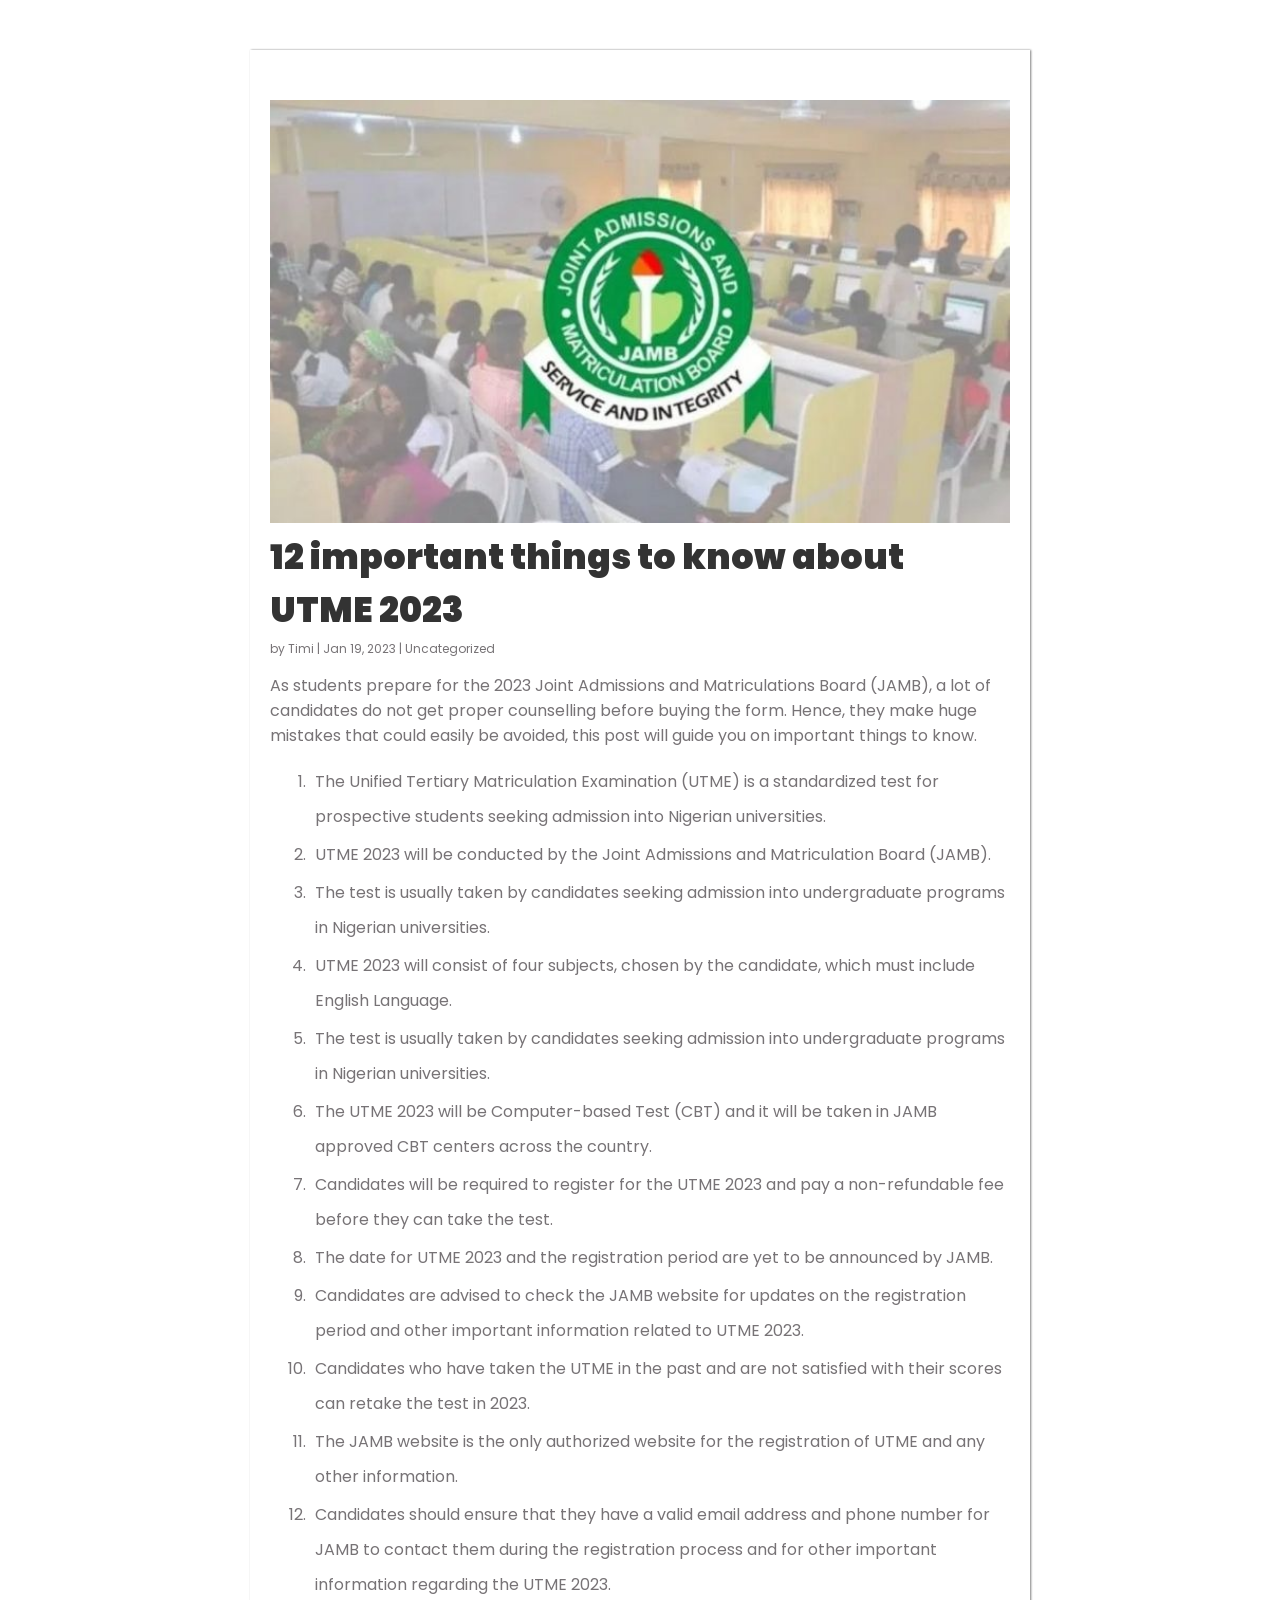
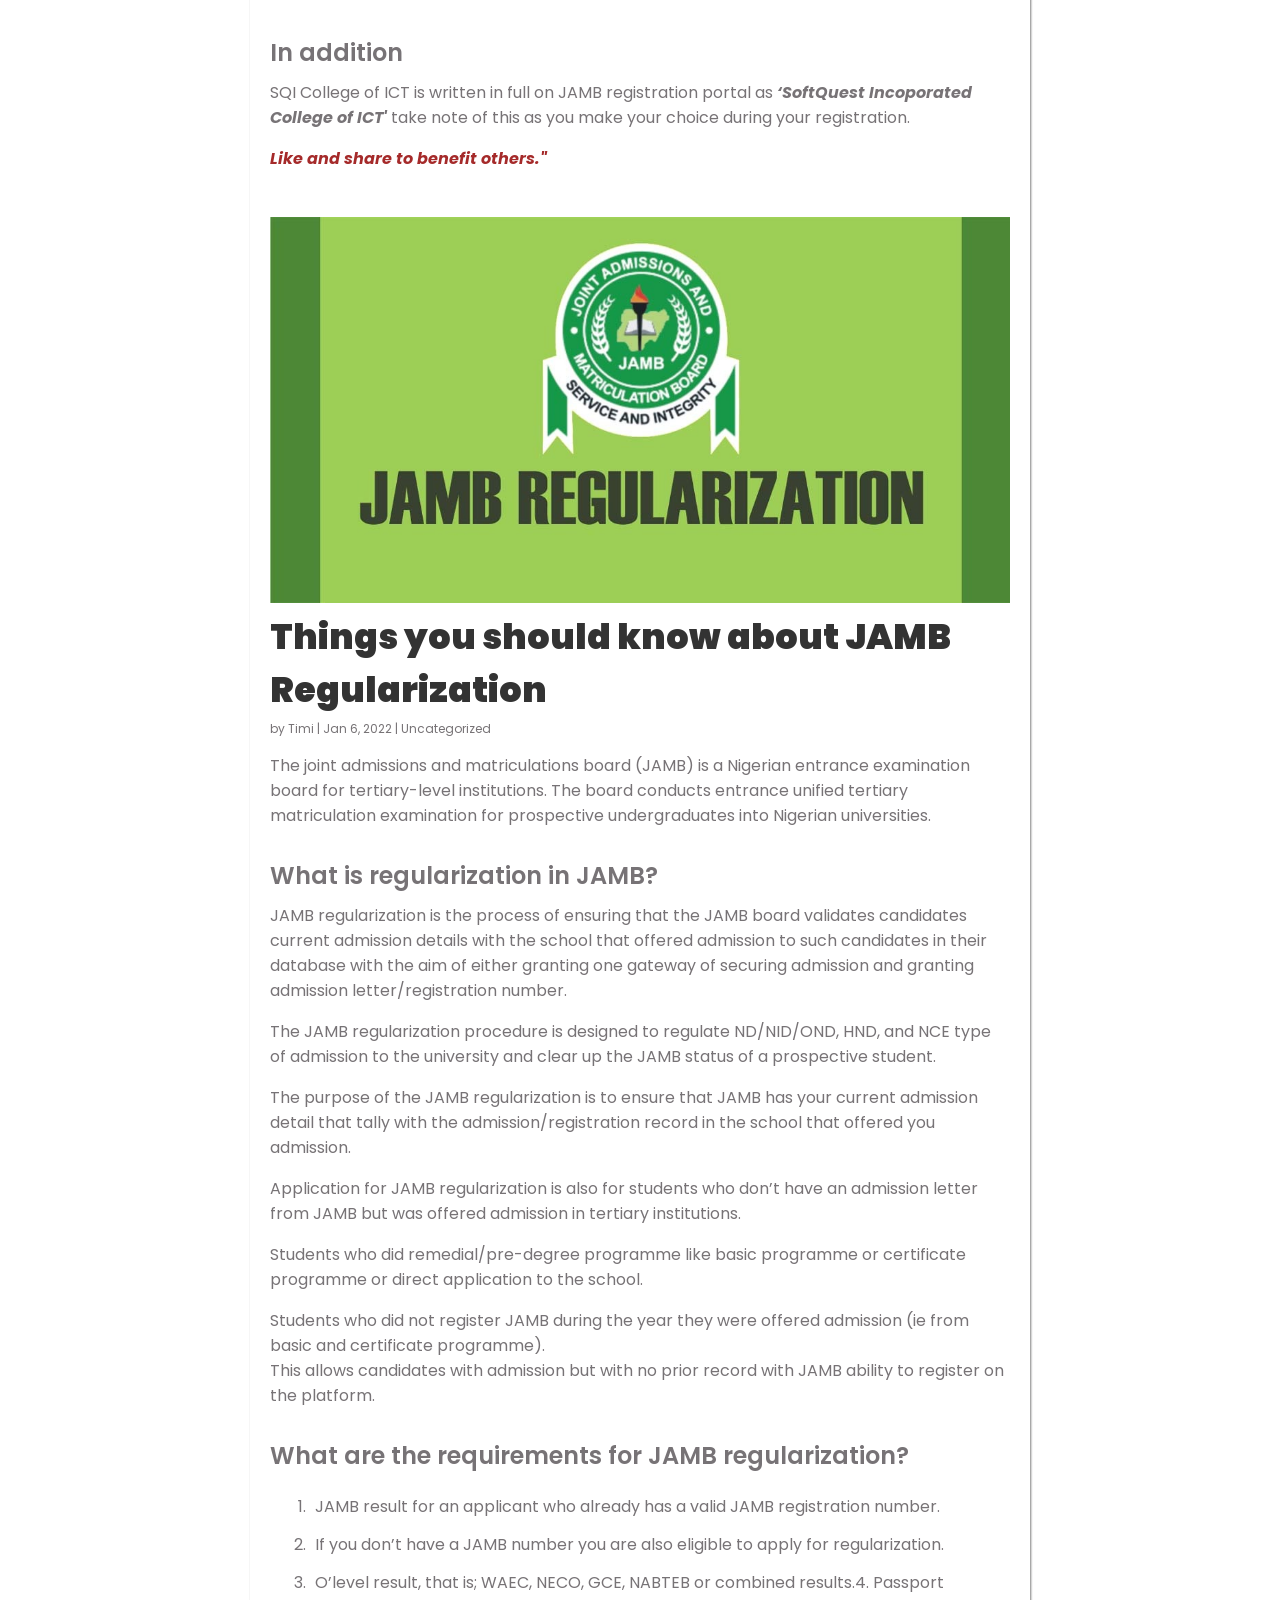
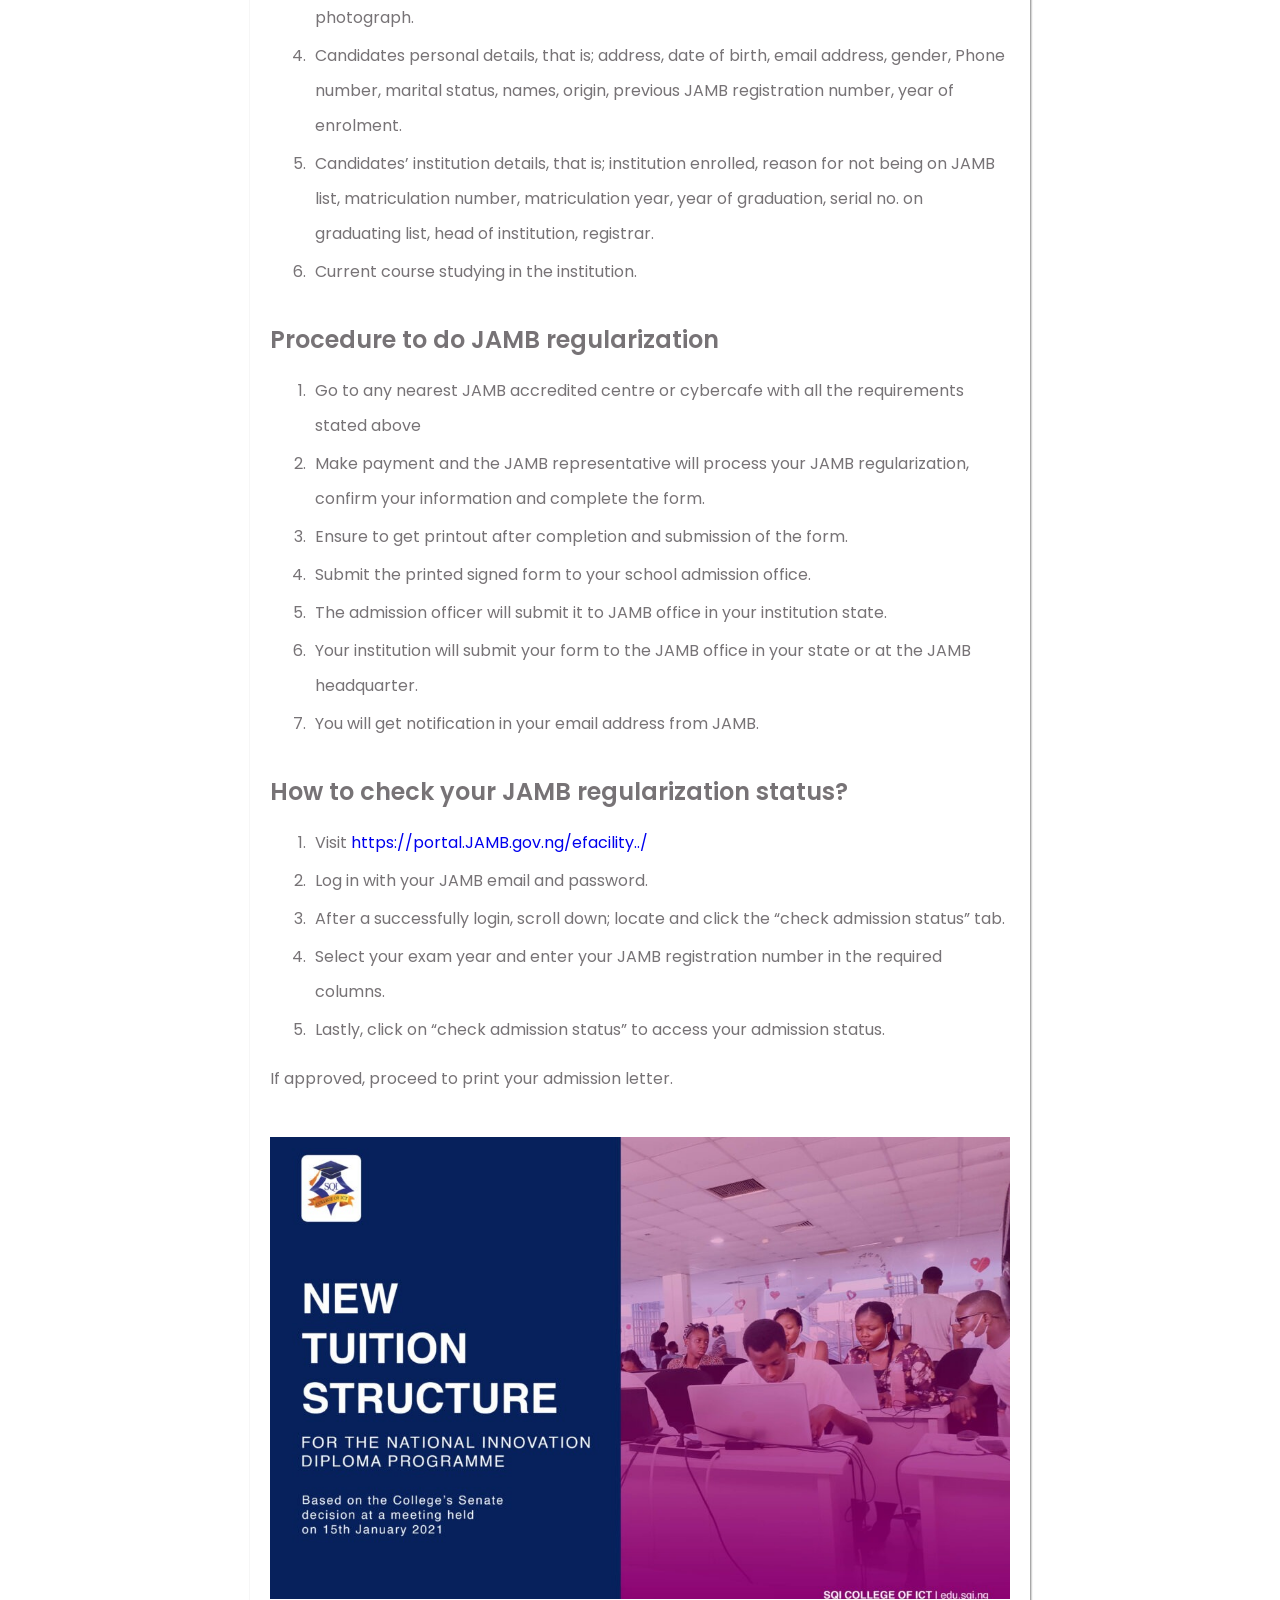
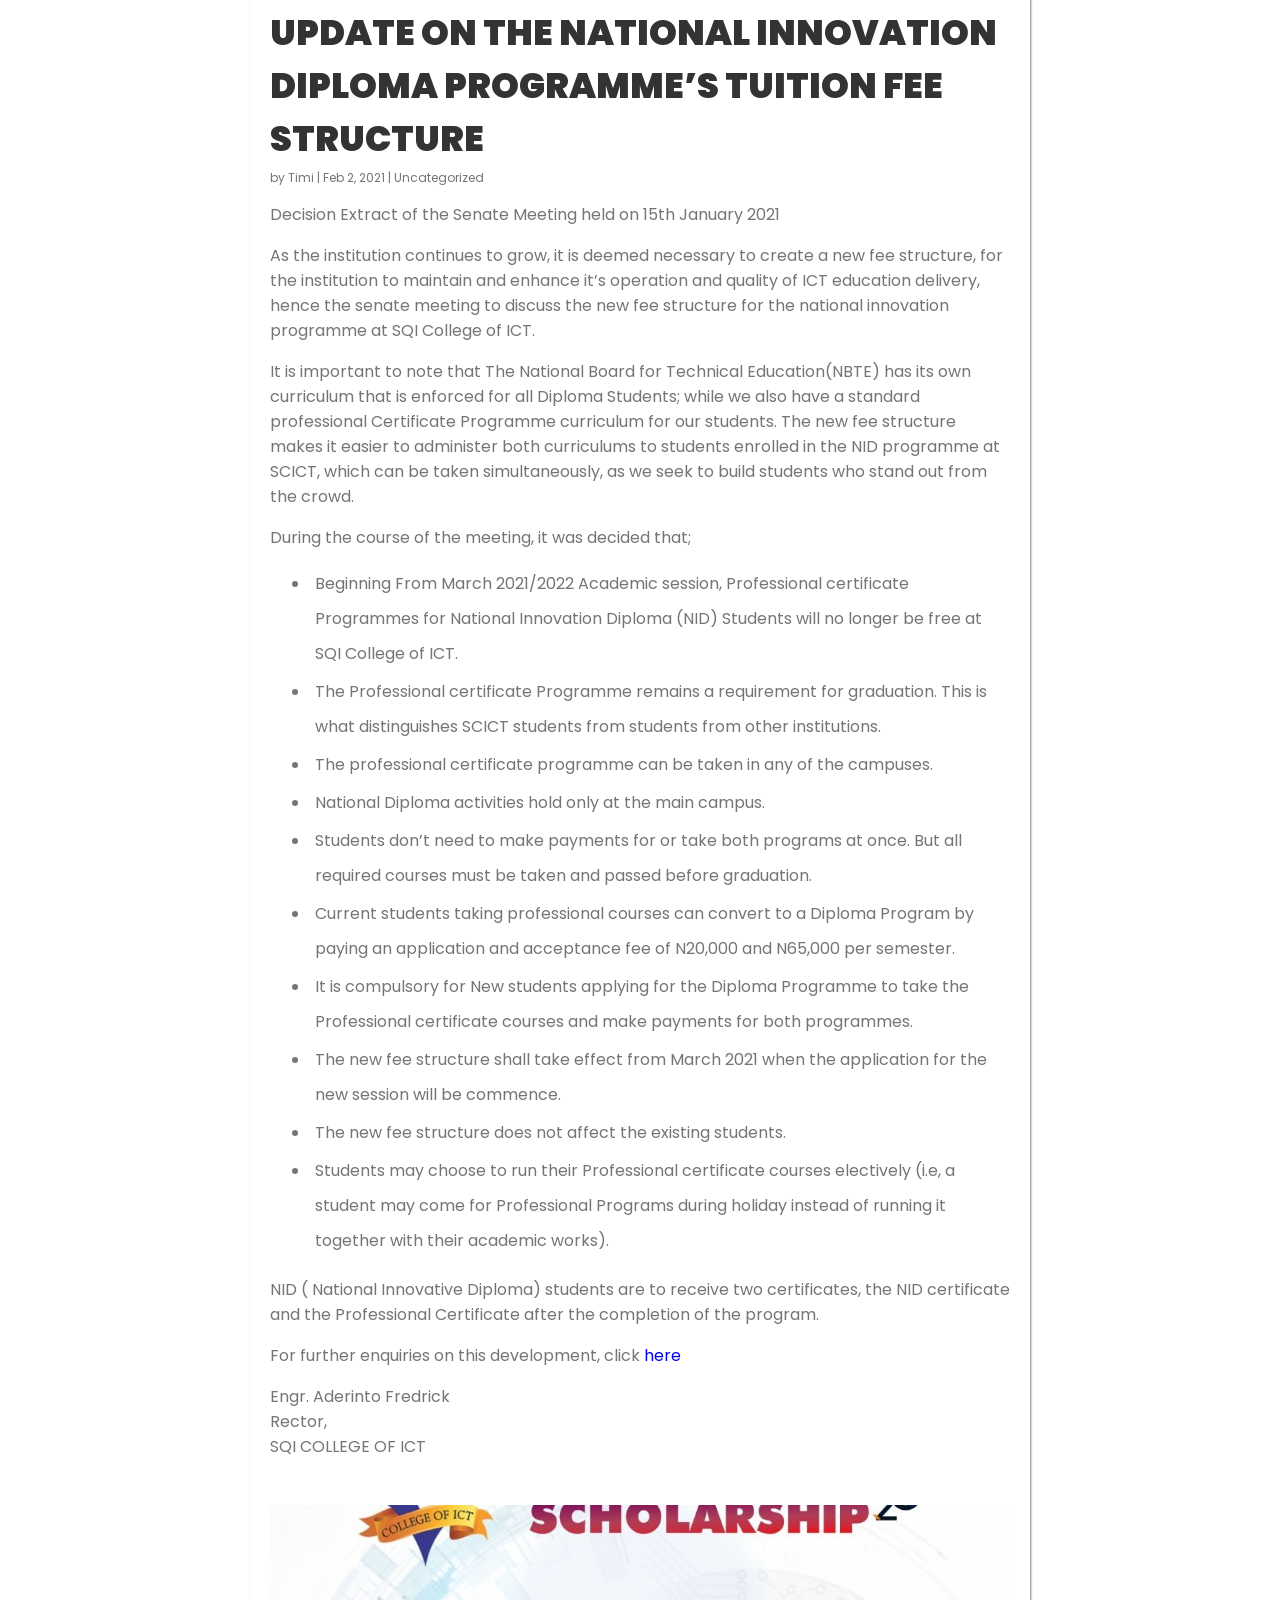
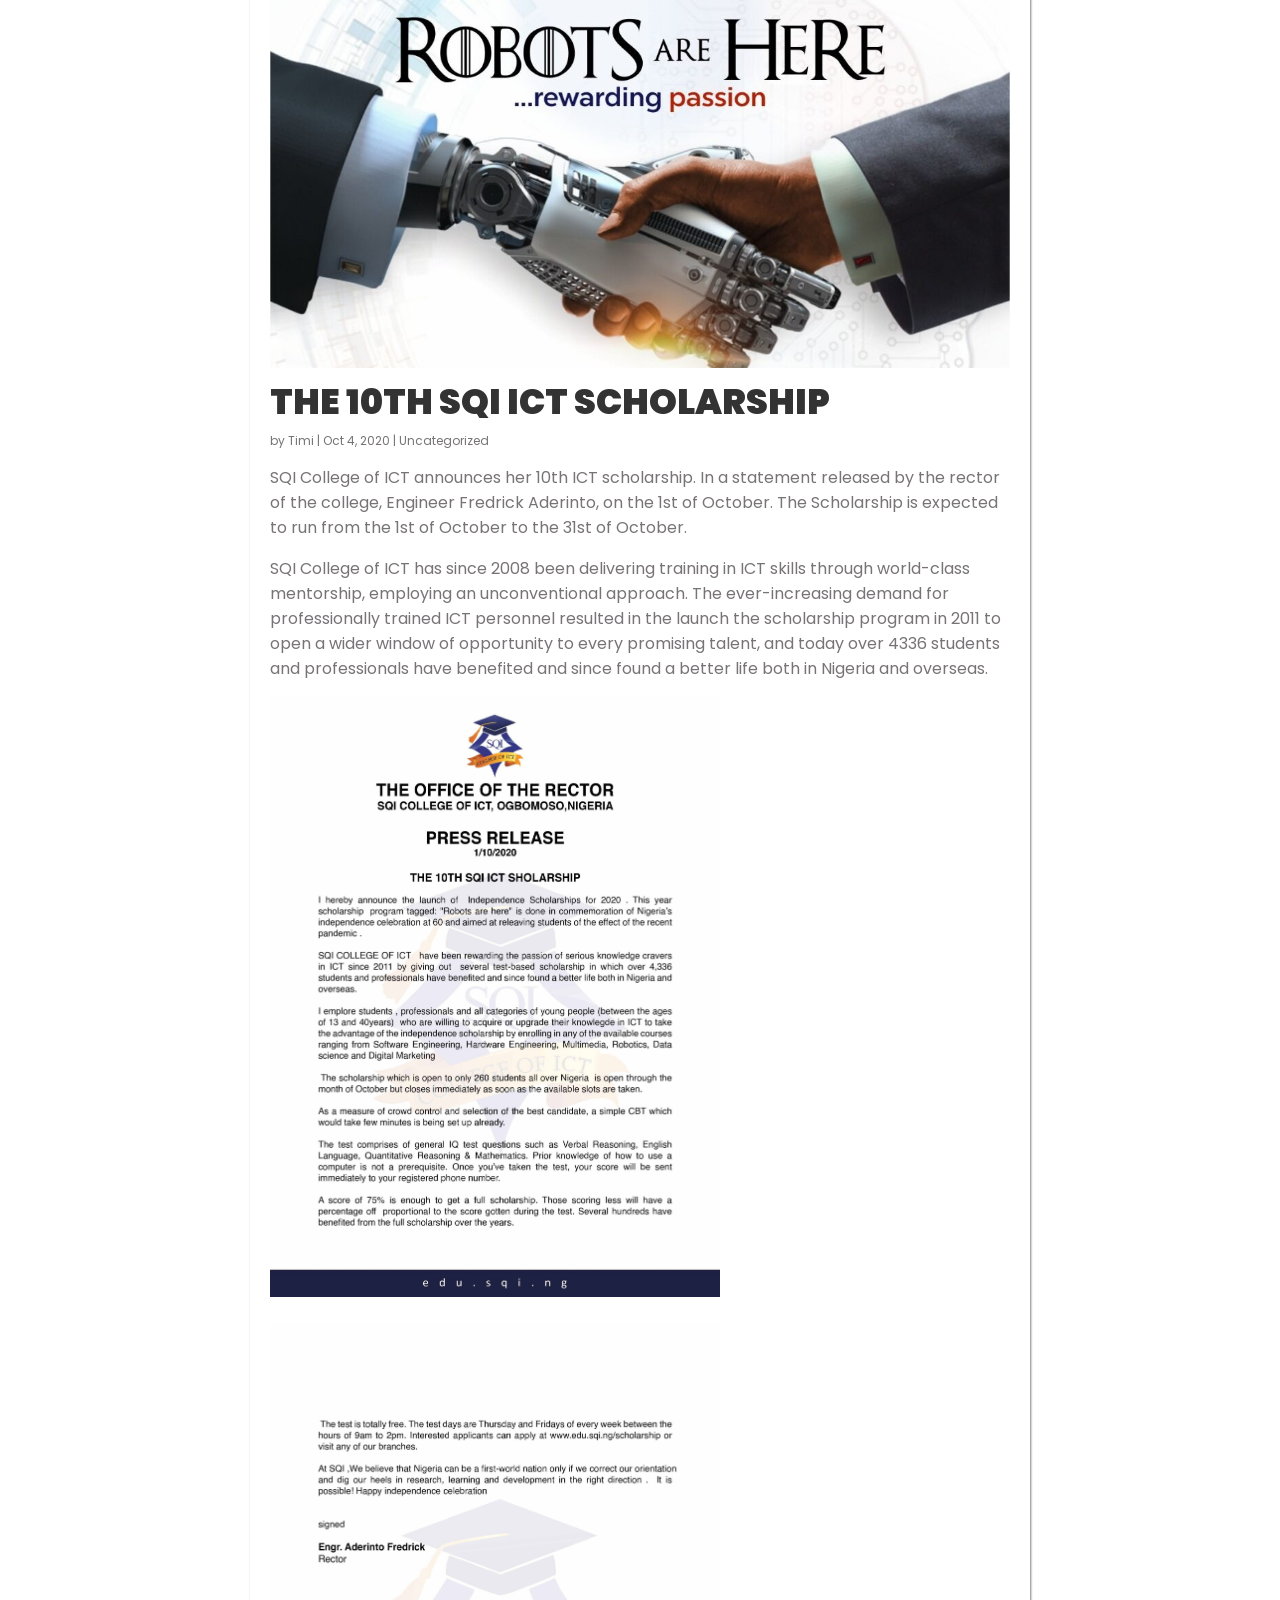
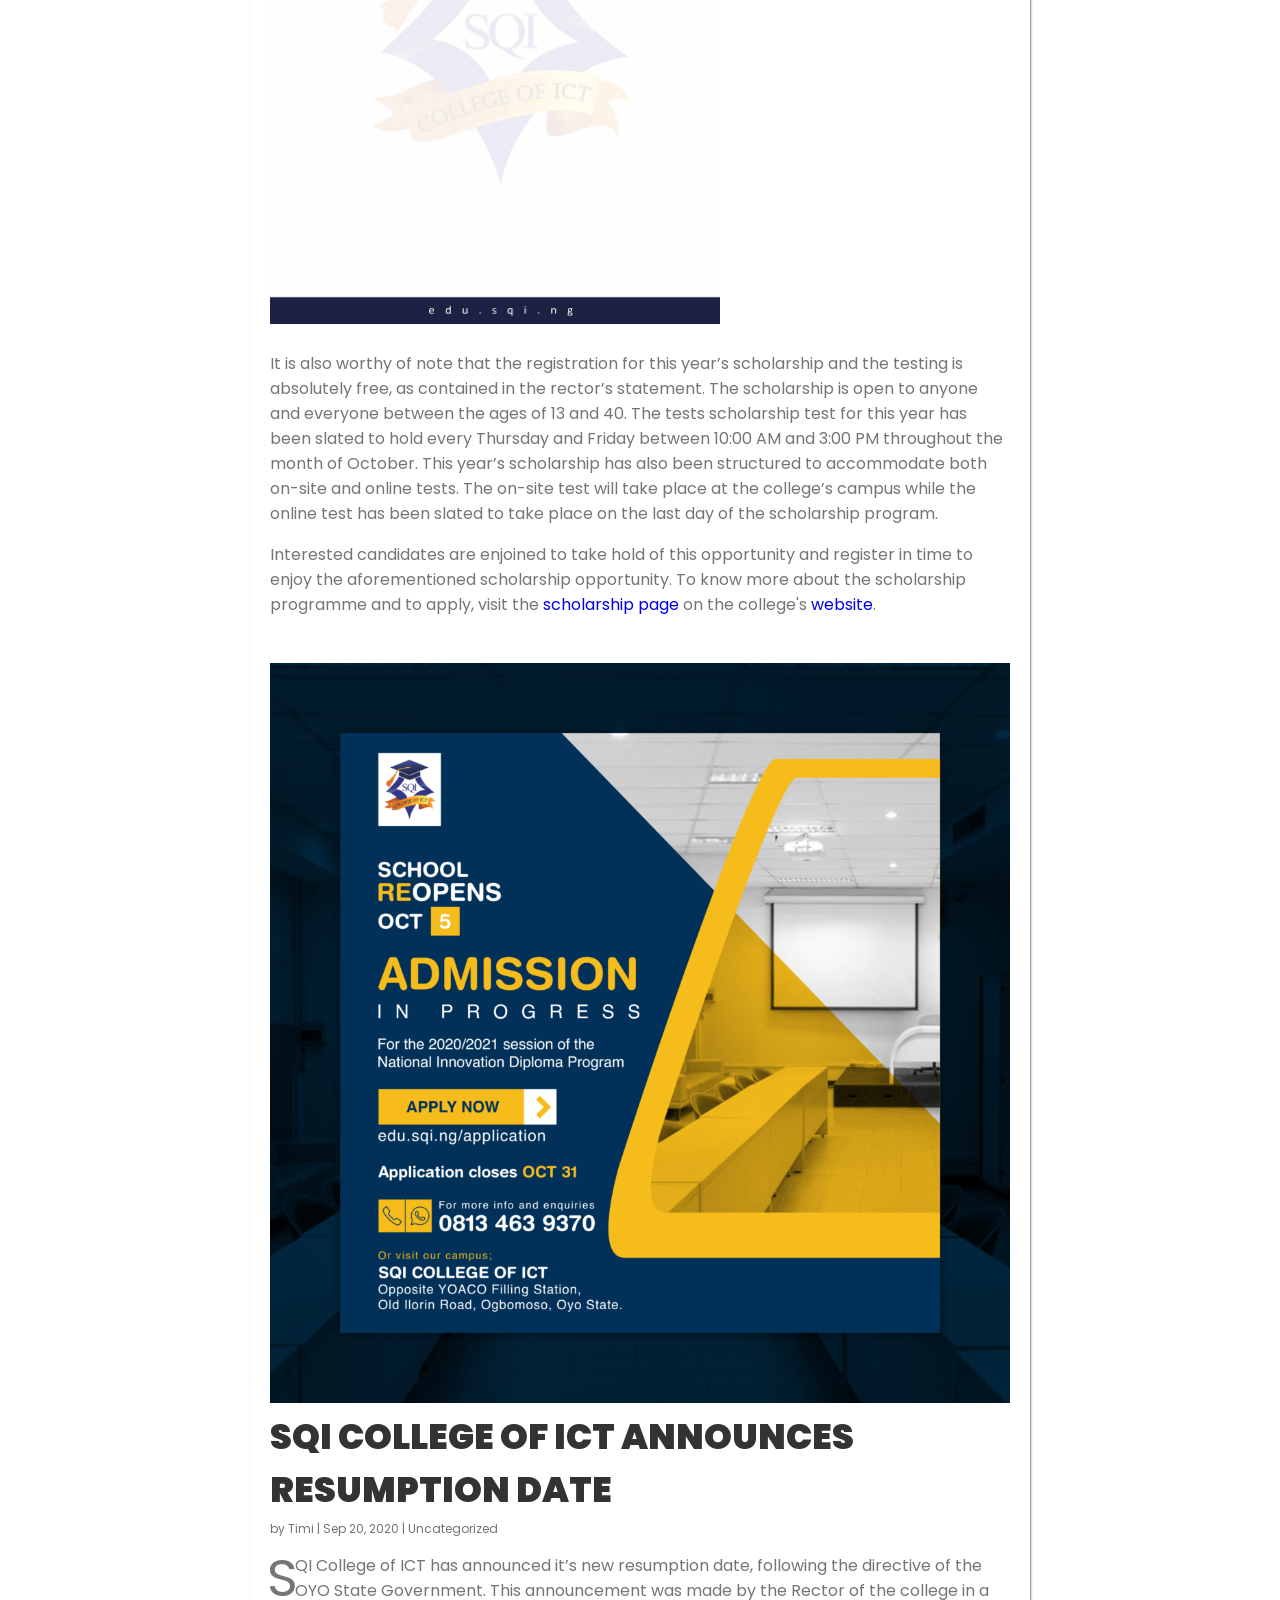
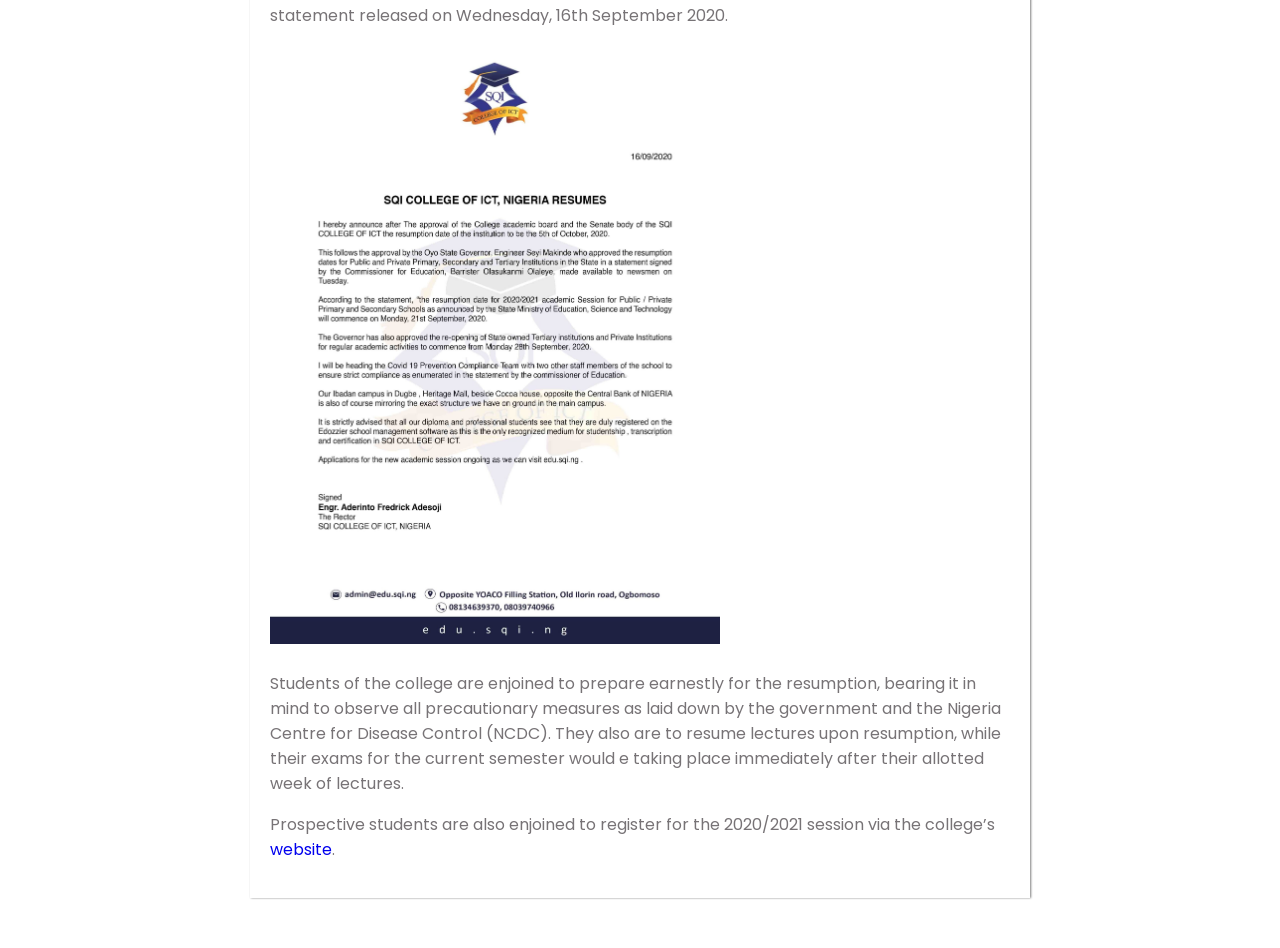
<file: css/news-archive/index.html>
<!DOCTYPE html>
<html lang="en">
<head>
    <meta charset="UTF-8">
    <meta name="viewport" content="width=device-width, initial-scale=1.0">
    <title>SQI News - CSS Clone</title>
    <link rel="stylesheet" href="style.css">

    <!-- Import font Poppins  -->
    <style>
        @import url('https://fonts.googleapis.com/css2?family=Poppins:ital,wght@0,100;0,200;0,300;0,400;0,500;0,600;0,700;0,800;0,900;1,100;1,200;1,300;1,400;1,500;1,600;1,700;1,800;1,900&display=swap');
    </style>
</head>
<body>
    <section>
        <article>
            <img src="images/jamb-logo.jpg" alt="jamb-logo" class="post-image">
            <h1>12 important things to know about UTME 2023</h1>
            <P>by Timi | Jan 19, 2023 | Uncategorized</P>
    
            <p>As students prepare for the 2023 Joint Admissions and Matriculations Board (JAMB), a lot of candidates do not get proper counselling before buying the form. Hence, they make huge mistakes that could easily be avoided, this post will guide you on important things to know.</p>
    
            <ol>
                <li>The Unified Tertiary Matriculation Examination (UTME) is a standardized test for prospective students seeking admission into Nigerian universities.</li>
                <li>UTME 2023 will be conducted by the Joint Admissions and Matriculation Board (JAMB).</li>
                <li>The test is usually taken by candidates seeking admission into undergraduate programs in Nigerian universities.</li>
                <li>UTME 2023 will consist of four subjects, chosen by the candidate, which must include English Language.</li>
                <li>The test is usually taken by candidates seeking admission into undergraduate programs in Nigerian universities.</li>
                <li>The UTME 2023 will be Computer-based Test (CBT) and it will be taken in JAMB approved CBT centers across the country.</li>
                <li>Candidates will be required to register for the UTME 2023 and pay a non-refundable fee before they can take the test.</li>
                <li>The date for UTME 2023 and the registration period are yet to be announced by JAMB.</li>
                <li>Candidates are advised to check the JAMB website for updates on the registration period and other important information related to UTME 2023.</li>
                <li>Candidates who have taken the UTME in the past and are not satisfied with their scores can retake the test in 2023.</li>
                <li>The JAMB website is the only authorized website for the registration of UTME and any other information.</li>
                <li>Candidates should ensure that they have a valid email address and phone number for JAMB to contact them during the registration process and for other important information regarding the UTME 2023.</li>
            </ol>
    
            <h2>In addition</h2>
            <p>SQI College of ICT is written in full on JAMB registration portal as <em><strong>‘SoftQuest Incoporated College of ICT'</strong></em> take note of this as you make your choice during your registration.</p>
    
            <p style="color: brown;"><em><strong>Like and share to benefit others."</strong></em></p>
        </article>

        <article>
            <img src="images/jamb-regularize.jpg" alt="jamb-regularization" class="post-image">
            <h1>Things you should know about JAMB Regularization</h1>
            <p>by Timi | Jan 6, 2022 | Uncategorized</p>
            <p>The joint admissions and matriculations board (JAMB) is a Nigerian entrance examination board for tertiary-level institutions. The board conducts entrance unified tertiary matriculation examination for prospective undergraduates into Nigerian universities.</p>

            <h2>What is regularization in JAMB?</h2>
            <p>JAMB regularization is the process of ensuring that the JAMB board validates candidates current admission details with the school that offered admission to such candidates in their database with the aim of either granting one gateway of securing admission and granting admission letter/registration number.</p>
            <p>The JAMB regularization procedure is designed to regulate ND/NID/OND, HND, and NCE type of admission to the university and clear up the JAMB status of a prospective student.</p>
            <p>The purpose of the JAMB regularization is to ensure that JAMB has your current admission detail that tally with the admission/registration record in the school that offered you admission.</p>
            <p>Application for JAMB regularization is also for students who don’t have an admission letter from JAMB but was offered admission in tertiary institutions.</p>            
            <p>Students who did remedial/pre-degree programme like basic programme or certificate programme or direct application to the school.</p>            
            <p>Students who did not register JAMB during the year they were offered admission (ie from basic and certificate programme). <br>
            This allows candidates with admission but with no prior record with JAMB ability to register on the platform.</p>

            <h2>What are the requirements for JAMB regularization?</h2>
            <ol>
                <li>JAMB result for an applicant who already has a valid JAMB registration number.</li>
                <li>If you don’t have a JAMB number you are also eligible to apply for regularization.</li>
                <li>O’level result, that is; WAEC, NECO, GCE, NABTEB or combined results.4. Passport photograph.</li>
                <li>Candidates personal details, that is; address, date of birth, email address, gender, Phone number, marital status, names, origin, previous JAMB registration number, year of enrolment.</li>
                <li>Candidates’ institution details, that is; institution enrolled, reason for not being on JAMB list, matriculation number, matriculation year, year of graduation, serial no. on graduating list, head of institution, registrar.</li>
                <li>Current course studying in the institution.</li>
            </ol>

            <h2>Procedure to do JAMB regularization</h2>
            <ol>
                <li>Go to any nearest JAMB accredited centre or cybercafe with all the requirements stated above</li>
                <li>Make payment and the JAMB representative will process your JAMB regularization, confirm your information and complete the form.</li>
                <li>Ensure to get printout after completion and submission of the form.</li>
                <li>Submit the printed signed form to your school admission office.</li>
                <li>The admission officer will submit it to JAMB office in your institution state.</li>
                <li>Your institution will submit your form to the JAMB office in your state or at the JAMB headquarter.</li>
                <li>You will get notification in your email address from JAMB.</li>
            </ol>

            <h2>How to check your JAMB regularization status?</h2>
            <ol>
                <li>Visit <a href="https://portal.JAMB.gov.ng/efacility../">https://portal.JAMB.gov.ng/efacility../</a></li>
                <li>Log in with your JAMB email and password.</li>
                <li>After a successfully login, scroll down; locate and click the “check admission status” tab.</li>
                <li>Select your exam year and enter your JAMB registration number in the required columns.</li>
                <li>Lastly, click on “check admission status” to access your admission status.</li>
            </ol>
            <p>If approved, proceed to print your admission letter.</p>
        </article> 
        
        <article>
            <img src="images/sqi-tuition-structure.jpg" alt="tuition-structure" class="post-image">
            <h1>UPDATE ON THE NATIONAL INNOVATION DIPLOMA PROGRAMME’S TUITION FEE STRUCTURE</h1>
            <p>by Timi | Feb 2, 2021 | Uncategorized</p>
            <p>Decision Extract of the Senate Meeting held on 15th January 2021</p>
            <p>As the institution continues to grow, it is deemed necessary to create a new fee structure, for the institution to maintain and enhance it’s operation and quality of ICT education delivery, hence the senate meeting to discuss the new fee structure for the national innovation programme at SQI College of ICT.</p>
            <p>It is important to note that The National Board for Technical Education(NBTE) has its own curriculum that is enforced for all Diploma Students; while we also have a standard professional Certificate Programme curriculum for our students. The new fee structure makes it easier to administer both curriculums to students enrolled in the NID programme at SCICT, which can be taken simultaneously, as we seek to build students who stand out from the crowd.</p>
            
            <p>During the course of the meeting, it was decided that;</p>
            <ul>
                <li>Beginning From March 2021/2022 Academic session, Professional certificate Programmes for National Innovation Diploma (NID) Students will no longer be free at SQI College of ICT.</li>
                <li>The Professional certificate Programme remains a requirement for graduation. This is what distinguishes SCICT students from students from other institutions.</li>
                <li>The professional certificate programme can be taken in any of the campuses.</li>
                <li>National Diploma activities hold only at the main campus.</li>
                <li>Students don’t need to make payments for or take both programs at once. But all required courses must be taken and passed before graduation.</li>
                <li>Current students taking professional courses can convert to a Diploma Program by paying an application and acceptance fee of N20,000 and N65,000 per semester.</li>
                <li>It is compulsory for New students applying for the Diploma Programme to take the Professional certificate courses and make payments for both programmes.</li>
                <li>The new fee structure shall take effect from March 2021 when the application for the new session will be commence.</li>
                <li>The new fee structure does not affect the existing students.</li>
                <li>Students may choose to run their Professional certificate courses electively (i.e, a student may come for Professional Programs during holiday instead of running it together with their academic works).</li>
            </ul>
            <p>NID ( National Innovative Diploma) students are to receive two certificates, the NID certificate and the Professional Certificate after the completion of the program.</p>
            <p>For further enquiries on this development, click <a href="#">here</a></p>
            <p>Engr. Aderinto Fredrick <br> Rector, <br> SQI COLLEGE OF ICT</p>
        </article>

        <article>
            <img src="images/sqi-scholarship.jpg" alt="scholarship" class="post-image">
            <h1>THE 10TH SQI ICT SCHOLARSHIP</h1>
            <p>by Timi | Oct 4, 2020 | Uncategorized</p>
            <p>SQI College of ICT announces her 10th ICT scholarship. In a statement released by the rector of the college, Engineer Fredrick Aderinto, on the 1st of October. The Scholarship is expected to run from the 1st of October to the 31st of October.</p>
            <p>SQI College of ICT has since 2008 been delivering training in ICT skills through world-class mentorship, employing an unconventional approach. The ever-increasing demand for professionally trained ICT personnel resulted in the launch the scholarship program in 2011 to open a wider window of opportunity to every promising talent, and today over 4336 students and professionals have benefited and since found a better life both in Nigeria and overseas.</p>
            <img src="images/sqi-scholarship-memo-1.jpg" alt="" class="memo-image">
            <img src="images/sqi-scholarship-memo-2.jpg" alt="" class="memo-image">
            <p>It is also worthy of note that the registration for this year’s scholarship and the testing is absolutely free, as contained in the rector’s statement. The scholarship is open to anyone and everyone between the ages of 13 and 40. The tests scholarship test for this year has been slated to hold every Thursday and Friday between 10:00 AM and 3:00 PM throughout the month of October. This year’s scholarship has also been structured to accommodate both on-site and online tests. The on-site test will take place at the college’s campus while the online test has been slated to take place on the last day of the scholarship program.</p>
            <p>Interested candidates are enjoined to take hold of this opportunity and register in time to enjoy the aforementioned scholarship opportunity. To know more about the scholarship programme and to apply, visit the <a href="https://edu.sqi.ng/scholarship">scholarship page</a> on the college's <a href="https://edu.sqi.ng/">website</a>.</p>
        </article>

        <article>
            <img src="images/sqi-admission.png" alt="resumption" class="post-image">
            <h1>SQI COLLEGE OF ICT ANNOUNCES RESUMPTION DATE</h1>
            <p>by Timi | Sep 20, 2020 | Uncategorized</p>
            <p class="drop-cap">SQI College of ICT has announced it’s new resumption date, following the directive of the OYO State Government. This announcement was made by the Rector of the college in a statement released on Wednesday, 16th September 2020.</p>
            <img src="images/sqi-resume-memo.jpg" alt="resumption memo" class="memo-image">
            <p>Students of the college are enjoined to prepare earnestly for the resumption, bearing it in mind to observe all precautionary measures as laid down by the government and the Nigeria Centre for Disease Control (NCDC). They also are to resume lectures upon resumption, while their exams for the current semester would e taking place immediately after their allotted week of lectures.</p>
            <p>Prospective students are also enjoined to register for the 2020/2021 session via the college’s <a href=”https://edu.sqi.ng/application/”>website</a>. </p>
        </article>
    </section>
</body>
</html>
</file>
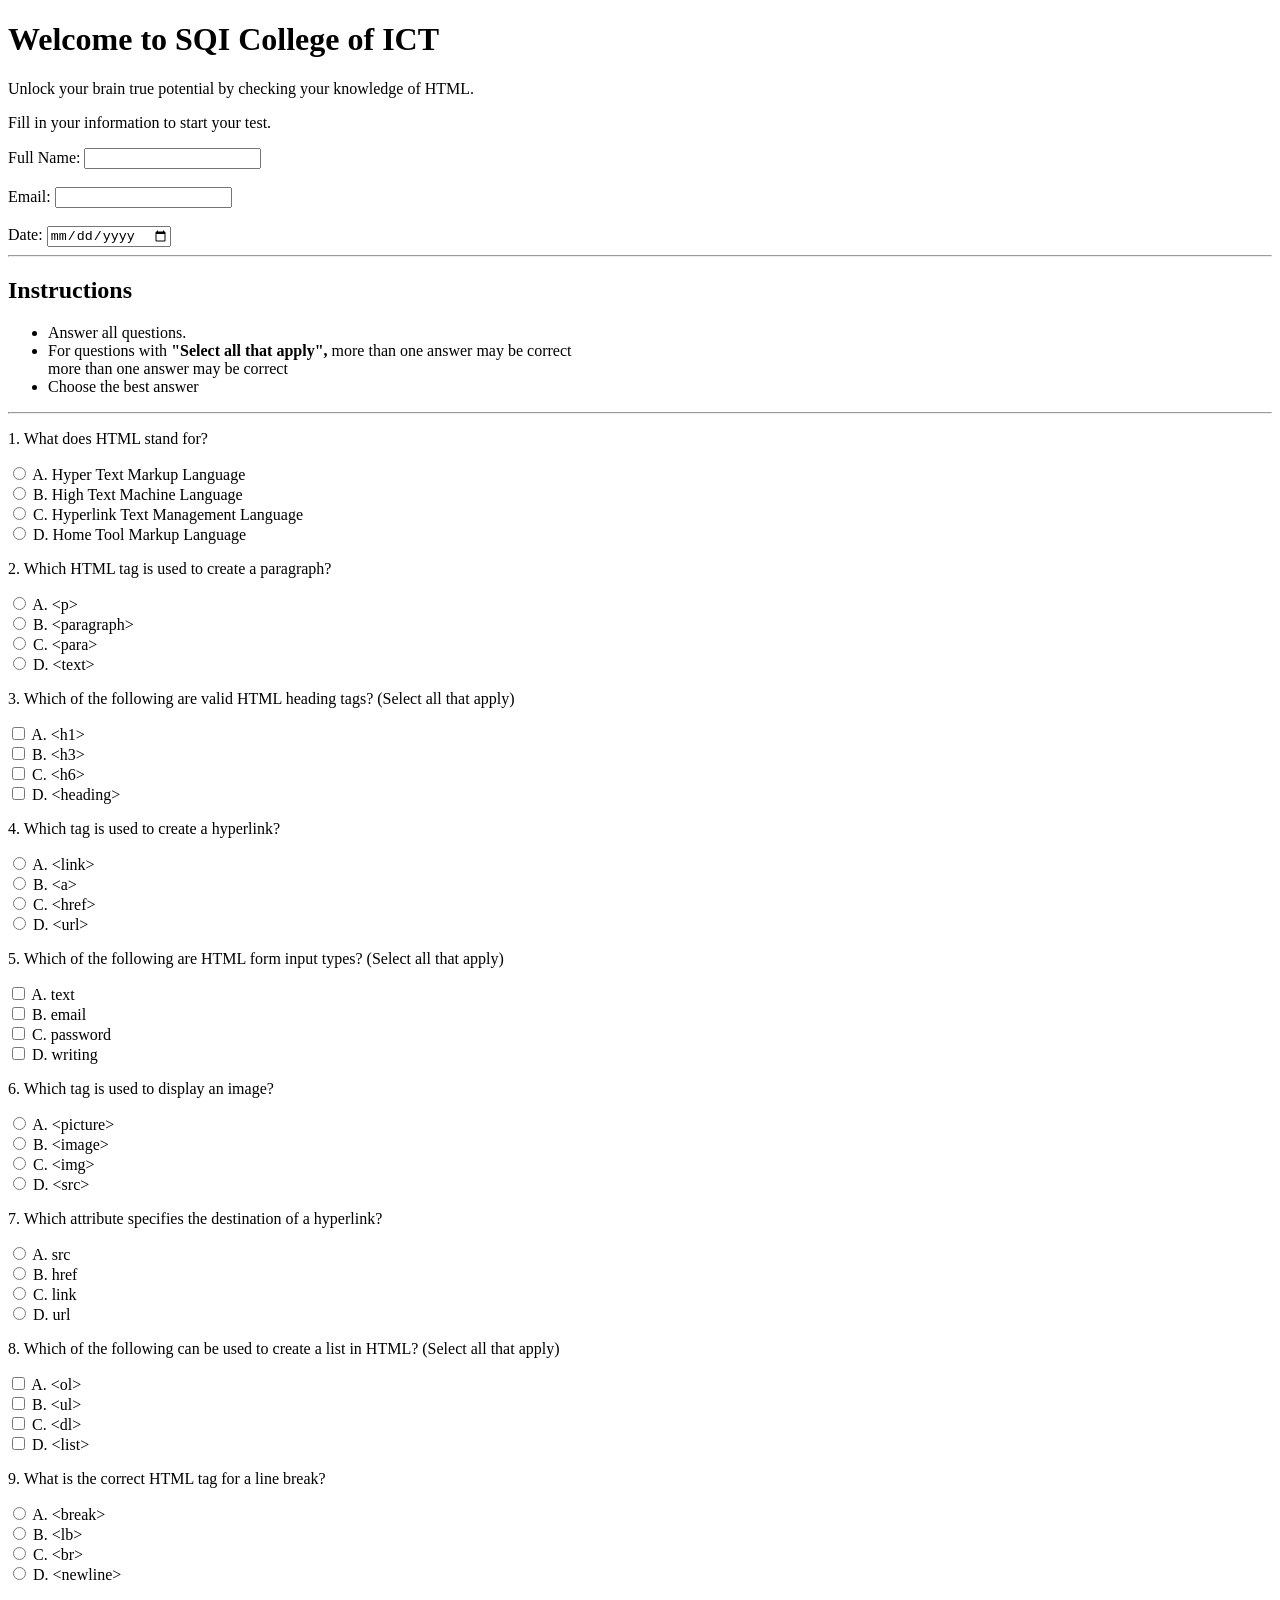
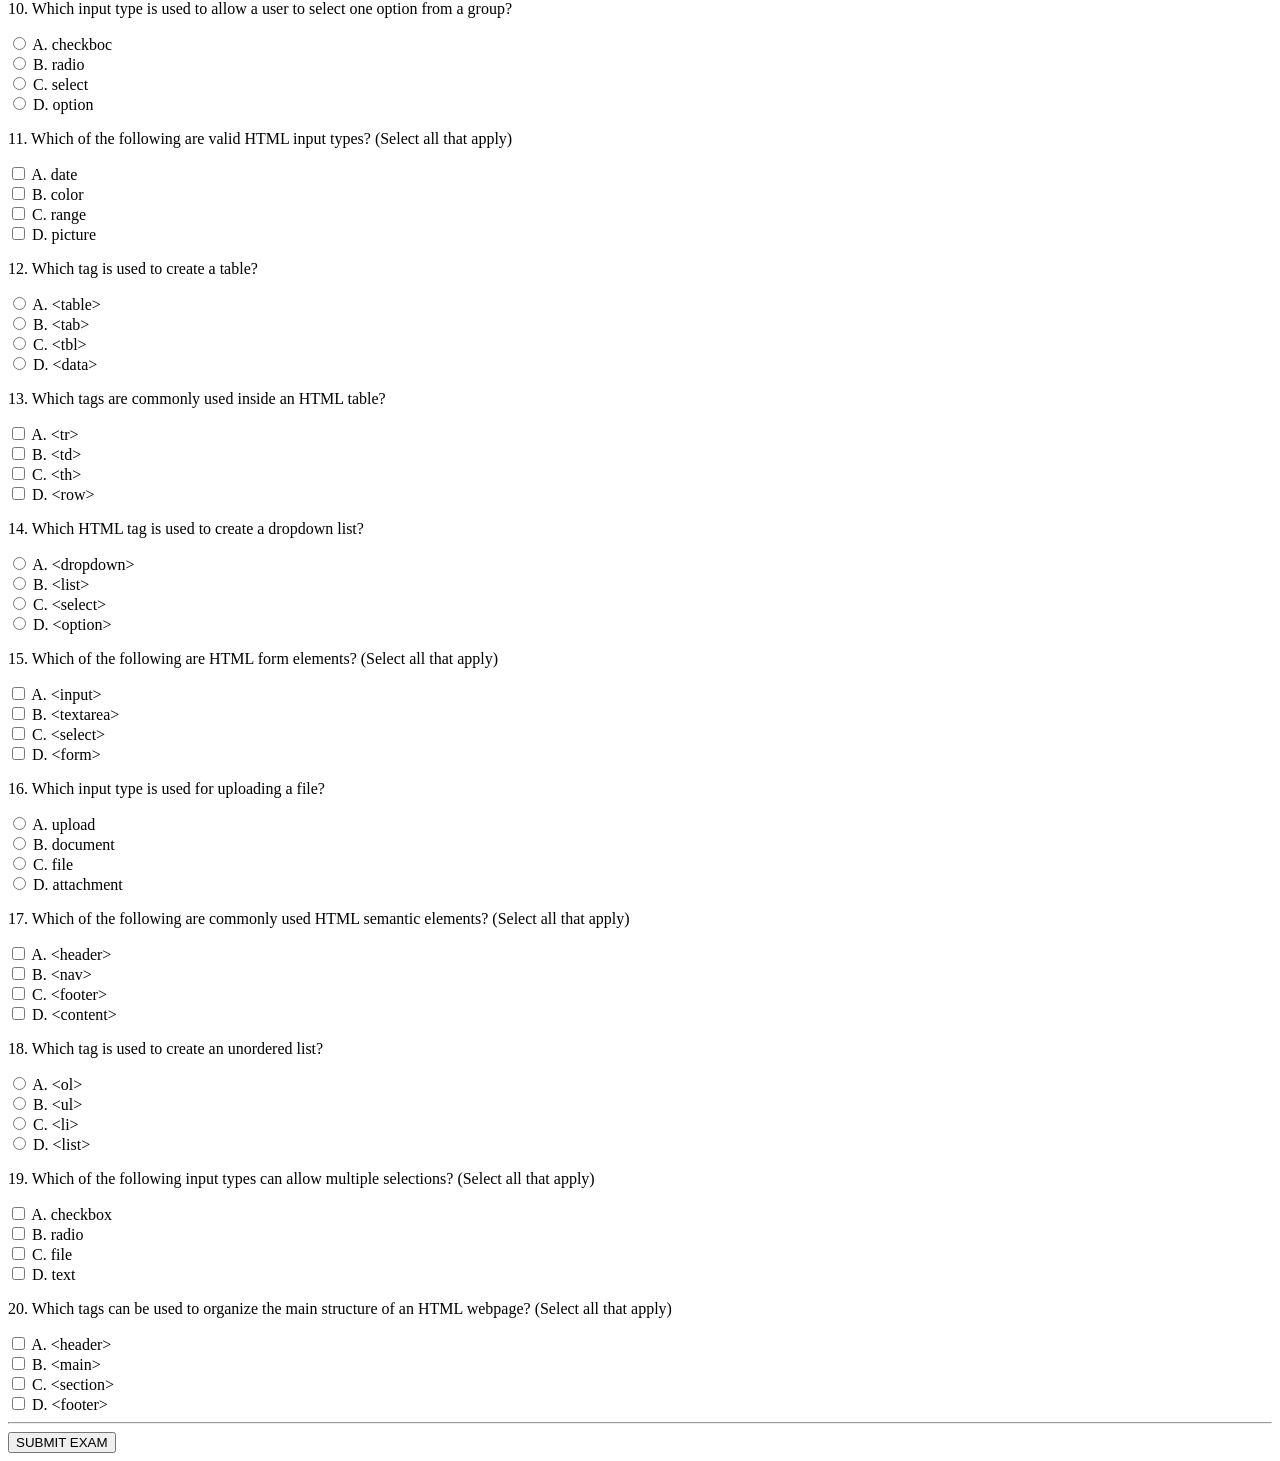
<file: cbt-exam.html>
<!DOCTYPE html>
<html lang="en">
<head>
    <meta charset="UTF-8">
    <meta name="viewport" content="width=device-width, initial-scale=1.0">
    <title>CBT EXAMINATION</title>
</head>
<body>
    <h1>Welcome to SQI College of ICT</h1>
    <p>Unlock your brain true potential by checking your knowledge of HTML.</p>
    <p>Fill in your information to start your test.</p>

    <form action="">
        <label for="Full Name">Full Name:</label>
        <input type="text" name="Full name" id="" required><br><br>
        <label for="Email">Email:</label>
        <input type="email" name="Email" id="" required><br><br>
        <label for="Date">Date:</label>
        <input type="date" name="" id="" required>
    </form> <hr>

    <h2>Instructions</h2>
    <ul>
        <li>Answer all questions.</li>
        <li>For questions with <strong>"Select all that apply",</strong>  more than one answer may be correct</li> more than one answer may be correct
        <li>Choose the best answer</li>
    </ul>
    <hr>

    <p>1. What does HTML stand for?</p>
    <input type="radio" name="Q1" id="">
    <label for="">A. Hyper Text Markup Language</label><br>
    <input type="radio" name="Q1" id="">
    <label for="">B. High Text Machine Language</label><br>
    <input type="radio" name="Q1" id="">
    <label for="">C. Hyperlink Text Management Language</label><br>
    <input type="radio" name="Q1" id="">
    <label for="">D. Home Tool Markup Language</label>

    <p>2. Which HTML tag is used to create a paragraph?</p>
    <input type="radio" name="Q2" id="">
    <label for="">A. &lt;p&gt;</label><br>
    <input type="radio" name="Q2" id="">
    <label for="">B. &lt;paragraph&gt;</label><br>
    <input type="radio" name="Q2" id="">
    <label for="">C. &lt;para&gt;</label><br>
    <input type="radio" name="Q2" id="">
    <label for="">D. &lt;text&gt;</label>

    <p>3. Which of the following are valid HTML heading tags? (Select all that apply)</p>
    <input type="checkbox" name="Q3" id="">
    <label for="">A. &lt;h1&gt;</label><br>
    <input type="checkbox" name="Q3" id="">
    <label for="">B. &lt;h3&gt;</label><br>
    <input type="checkbox" name="Q3" id="">
    <label for="">C. &lt;h6&gt;</label><br>
    <input type="checkbox" name="Q3" id="">
    <label for="">D. &lt;heading&gt;</label>

    <p>4. Which tag is used to create a hyperlink?</p>
    <input type="radio" name="Q4" id="">
    <label for="">A. &lt;link&gt;</label><br>
    <input type="radio" name="Q4" id="">
    <label for="">B. &lt;a&gt;</label><br>
    <input type="radio" name="Q4" id="">
    <label for="">C. &lt;href&gt;</label><br>
    <input type="radio" name="Q4" id="">
    <label for="">D. &lt;url&gt;</label>

    <p>5. Which of the following are HTML form input types? (Select all that apply)</p>
    <input type="checkbox" name="Q5" id="">
    <label for="">A. text</label><br>
    <input type="checkbox" name="Q5" id="">
    <label for="">B. email</label><br>
    <input type="checkbox" name="Q5" id="">
    <label for="">C. password</label><br>
    <input type="checkbox" name="Q5" id="">
    <label for="">D. writing</label>

    <p>6. Which tag is used to display an image?</p>
    <input type="radio" name="Q6" id="">
    <label for="">A. &lt;picture&gt;</label><br>
    <input type="radio" name="Q6" id="">
    <label for="">B. &lt;image&gt;</label><br>
    <input type="radio" name="Q6" id="">
    <label for="">C. &lt;img&gt;</label><br>
    <input type="radio" name="Q6" id="">
    <label for="">D. &lt;src&gt;</label>

    <p>7. Which attribute specifies the destination of a hyperlink?</p>
    <input type="radio" name="Q7" id="">
    <label for="">A. src</label><br>
    <input type="radio" name="Q7" id="">
    <label for="">B. href</label><br>
    <input type="radio" name="Q7" id="">
    <label for="">C. link</label><br>
    <input type="radio" name="Q8" id="">
    <label for="">D. url</label>

    <p>8. Which of the following can be used to create a list in HTML? (Select all that apply)</p>
    <input type="checkbox" name="Q8" id="">
    <label for="">A. &lt;ol&gt;</label><br>
    <input type="checkbox" name="Q8" id="">
    <label for="">B. &lt;ul&gt;</label><br>
    <input type="checkbox" name="Q8" id="">
    <label for="">C. &lt;dl&gt;</label><br>
    <input type="checkbox" name="Q8" id="">
    <label for="">D. &lt;list&gt;</label>

    <p>9. What is the correct HTML tag for a line break?</p>
    <input type="radio" name="Q9" id="">
    <label for="">A. &lt;break&gt;</label><br>
    <input type="radio" name="Q9" id="">
    <label for="">B. &lt;lb&gt;</label><br>
    <input type="radio" name="Q9" id="">
    <label for="">C. &lt;br&gt;</label><br>
    <input type="radio" name="Q9" id="">
    <label for="">D. &lt;newline&gt;</label>

    <p>10. Which input type is used to allow a user to select one option from a group?</p>
    <input type="radio" name="Q7" id="">
    <label for="">A. checkboc</label><br>
    <input type="radio" name="Q7" id="">
    <label for="">B. radio</label><br>
    <input type="radio" name="Q7" id="">
    <label for="">C. select</label><br>
    <input type="radio" name="Q8" id="">
    <label for="">D. option</label>

    <p>11. Which of the following are valid HTML input types? (Select all that apply)</p>
    <input type="checkbox" name="Q11" id="">
    <label for="">A. date</label><br>
    <input type="checkbox" name="Q11" id="">
    <label for="">B. color</label><br>
    <input type="checkbox" name="Q11" id="">
    <label for="">C. range</label><br>
    <input type="checkbox" name="Q11" id="">
    <label for="">D. picture</label>

    <p>12. Which tag is used to create a table?</p>
    <input type="radio" name="Q12">
    <label for="">A. &lt;table&gt</label><br>
    <input type="radio" name="Q12" id="">
    <label for="">B. &lt;tab&gt;</label><br>
    <input type="radio" name="Q12" id="">
    <label for="">C. &lt;tbl&gt;</label><br>
    <input type="radio" name="Q12" id="">
    <label for="">D. &lt;data&gt;</label>

    <p>13. Which tags are commonly used inside an HTML table?</p>
    <input type="checkbox" name="Q13" id="">
    <label for="">A. &lt;tr&gt;</label><br>
    <input type="checkbox" name="Q13" id="">
    <label for="">B. &lt;td&gt;</label><br>
    <input type="checkbox" name="Q13" id="">
    <label for="">C. &lt;th&gt;</label><br>
    <input type="checkbox" name="Q13" id="">
    <label for="">D. &lt;row&gt;</label>

    <p>14. Which HTML tag is used to create a dropdown list?</p>
    <input type="radio" name="Q14">
    <label for="">A. &lt;dropdown&gt</label><br>
    <input type="radio" name="Q14" id="">
    <label for="">B. &lt;list&gt;</label><br>
    <input type="radio" name="Q14" id="">
    <label for="">C. &lt;select&gt;</label><br>
    <input type="radio" name="Q14" id="">
    <label for="">D. &lt;option&gt;</label>

    <p>15. Which of the following are HTML form elements? (Select all that apply)</p>
    <input type="checkbox" name="Q15" id="">
    <label for="">A. &lt;input&gt;</label><br>
    <input type="checkbox" name="Q15" id="">
    <label for="">B. &lt;textarea&gt;</label><br>
    <input type="checkbox" name="Q15" id="">
    <label for="">C. &lt;select&gt;</label><br>
    <input type="checkbox" name="Q15" id="">
    <label for="">D. &lt;form&gt;</label>

    <p>16. Which input type is used for uploading a file?</p>
    <input type="radio" name="Q16" id="">
    <label for="">A. upload</label><br>
    <input type="radio" name="Q16" id="">
    <label for="">B. document</label><br>
    <input type="radio" name="Q16" id="">
    <label for="">C. file</label><br>
    <input type="radio" name="Q16" id="">
    <label for="">D. attachment</label>

    <p>17. Which of the following are commonly used HTML semantic elements? (Select all that apply)</p>
    <input type="checkbox" name="Q17" id="">
    <label for="">A. &lt;header&gt;</label><br>
    <input type="checkbox" name="Q17" id="">
    <label for="">B. &lt;nav&gt;</label><br>
    <input type="checkbox" name="Q17" id="">
    <label for="">C. &lt;footer&gt;</label><br>
    <input type="checkbox" name="Q17" id="">
    <label for="">D. &lt;content&gt;</label>

    <p>18. Which tag is used to create an unordered list?</p>
    <input type="radio" name="Q18">
    <label for="">A. &lt;ol&gt</label><br>
    <input type="radio" name="Q18" id="">
    <label for="">B. &lt;ul&gt;</label><br>
    <input type="radio" name="Q18" id="">
    <label for="">C. &lt;li&gt;</label><br>
    <input type="radio" name="Q18" id="">
    <label for="">D. &lt;list&gt;</label>

    <p>19. Which of the following input types can allow multiple selections? (Select all that apply)</p>
    <input type="checkbox" name="Q19" id="">
    <label for="">A. checkbox</label><br>
    <input type="checkbox" name="Q19" id="">
    <label for="">B. radio</label><br>
    <input type="checkbox" name="Q19" id="">
    <label for="">C. file</label><br>
    <input type="checkbox" name="Q19" id="">
    <label for="">D. text</label>

    <p>20. Which tags can be used to organize the main structure of an HTML webpage? (Select all that apply)</p>
    <input type="checkbox" name="Q20" id="">
    <label for="">A. &lt;header&gt;</label><br>
    <input type="checkbox" name="Q20" id="">
    <label for="">B. &lt;main&gt;</label><br>
    <input type="checkbox" name="Q20" id="">
    <label for="">C. &lt;section&gt;</label><br>
    <input type="checkbox" name="Q20" id="">
    <label for="">D. &lt;footer&gt;</label>

    <hr>
    <input type="submit" name="" id="" value="SUBMIT EXAM">

</body>
</html>
</file>
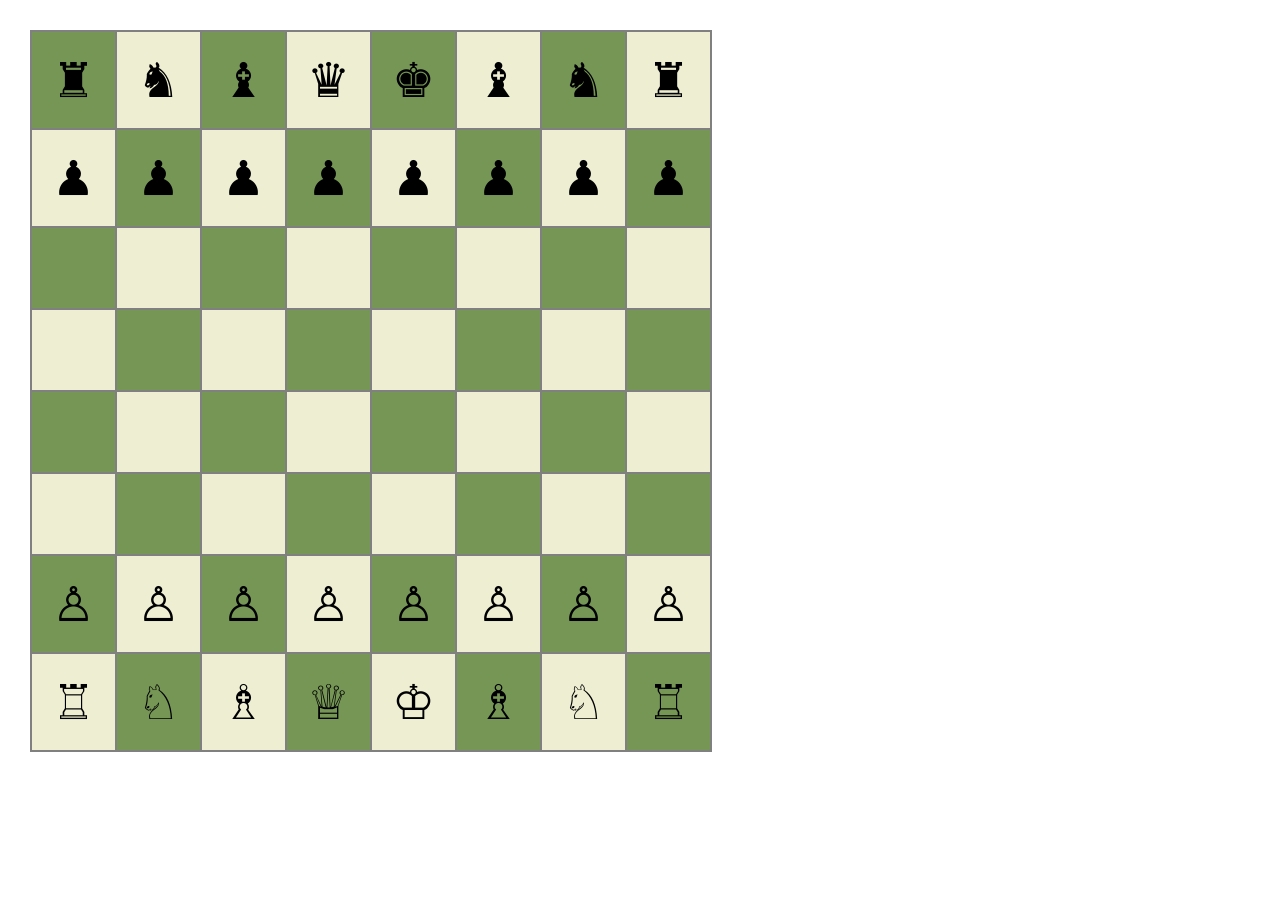
<file: chessboard.html>
<!DOCTYPE html>
<html lang="en">
<head>
    <meta charset="UTF-8">
    <meta name="viewport" content="width=device-width, initial-scale=1.0">
    <title>Chessboard</title>
</head>
<body style="margin: 30px;">
    <!-- A Chessboard game -->
    <table cellpadding="20" bgcolor="grey">
        <tr>
            <td bgcolor="#769656"><font size="7">♜</font></td>
            <td bgcolor="#eeeed2"><font size="7">♞</font></td>
            <td bgcolor="#769656"><font size="7">♝</font></td>
            <td bgcolor="#eeeed2"><font size="7">♛</font></td>
            <td bgcolor="#769656"><font size="7">♚</font></td>
            <td bgcolor="#eeeed2"><font size="7">♝</font></td>
            <td bgcolor="#769656"><font size="7">♞</font></td>
            <td bgcolor="#eeeed2"><font size="7">♜</font></td>
        </tr>
        <tr>
            <td bgcolor="#eeeed2"><font size="7">♟</font></td>
            <td bgcolor="#769656"><font size="7">♟</font></td>
            <td bgcolor="#eeeed2"><font size="7">♟</font></td>
            <td bgcolor="#769656"><font size="7">♟</font></td>
            <td bgcolor="#eeeed2"><font size="7">♟</font></td>
            <td bgcolor="#769656"><font size="7">♟</font></td>
            <td bgcolor="#eeeed2"><font size="7">♟</font></td>
            <td bgcolor="#769656"><font size="7">♟</font></td>
        </tr>
        <tr>
            <td bgcolor="#769656" width="30" height="40"></td>
            <td bgcolor="#eeeed2" width="30" height="40"></td>
            <td bgcolor="#769656" width="30" height="40"></td>
            <td bgcolor="#eeeed2" width="30" height="40"></td>
            <td bgcolor="#769656" width="30" height="40"></td>
            <td bgcolor="#eeeed2" width="30" height="40"></td>
            <td bgcolor="#769656" width="30" height="40"></td>
            <td bgcolor="#eeeed2" width="30" height="40"></td>
        </tr>
        <tr>
            <td bgcolor="#eeeed2" width="30" height="40"></td>
            <td bgcolor="#769656" width="30" height="40"></td>
            <td bgcolor="#eeeed2" width="30" height="40"></td>
            <td bgcolor="#769656" width="30" height="40"></td>
            <td bgcolor="#eeeed2" width="30" height="40"></td>
            <td bgcolor="#769656" width="30" height="40"></td>
            <td bgcolor="#eeeed2" width="30" height="40"></td>
            <td bgcolor="#769656" width="30" height="40"></td>
        </tr>
        <tr>
            <td bgcolor="#769656" width="30" height="40"></td>
            <td bgcolor="#eeeed2" width="30" height="40"></td>
            <td bgcolor="#769656" width="30" height="40"></td>
            <td bgcolor="#eeeed2" width="30" height="40"></td>
            <td bgcolor="#769656" width="30" height="40"></td>
            <td bgcolor="#eeeed2" width="30" height="40"></td>
            <td bgcolor="#769656" width="30" height="40"></td>
            <td bgcolor="#eeeed2" width="30" height="40"></td>
        </tr>
        <tr>
            <td bgcolor="#eeeed2" width="30" height="40"></td>
            <td bgcolor="#769656" width="30" height="40"></td>
            <td bgcolor="#eeeed2" width="30" height="40"></td>
            <td bgcolor="#769656" width="30" height="40"></td>
            <td bgcolor="#eeeed2" width="30" height="40"></td>
            <td bgcolor="#769656" width="30" height="40"></td>
            <td bgcolor="#eeeed2" width="30" height="40"></td>
            <td bgcolor="#769656" width="30" height="40"></td>
        </tr>
        <tr>
            <td bgcolor="#769656"><font size="7">♙</font></td>
            <td bgcolor="#eeeed2"><font size="7">♙</font></td>
            <td bgcolor="#769656"><font size="7">♙</font></td>
            <td bgcolor="#eeeed2"><font size="7">♙</font></td>
            <td bgcolor="#769656"><font size="7">♙</font></td>
            <td bgcolor="#eeeed2"><font size="7">♙</font></td>
            <td bgcolor="#769656"><font size="7">♙</font></td>
            <td bgcolor="#eeeed2"><font size="7">♙</font></td>
        </tr>
        <tr>
            <td bgcolor="#eeeed2"><font size="7">♖</font></td>
            <td bgcolor="#769656"><font size="7">♘</font></td>
            <td bgcolor="#eeeed2"><font size="7">♗</font></td>
            <td bgcolor="#769656"><font size="7">♕</font></td>
            <td bgcolor="#eeeed2"><font size="7">♔</font></td>
            <td bgcolor="#769656"><font size="7">♗</font></td>
            <td bgcolor="#eeeed2"><font size="7">♘</font></td>
            <td bgcolor="#769656"><font size="7">♖</font></td>
        </tr>
    </table>
</body>
</html>
</file>
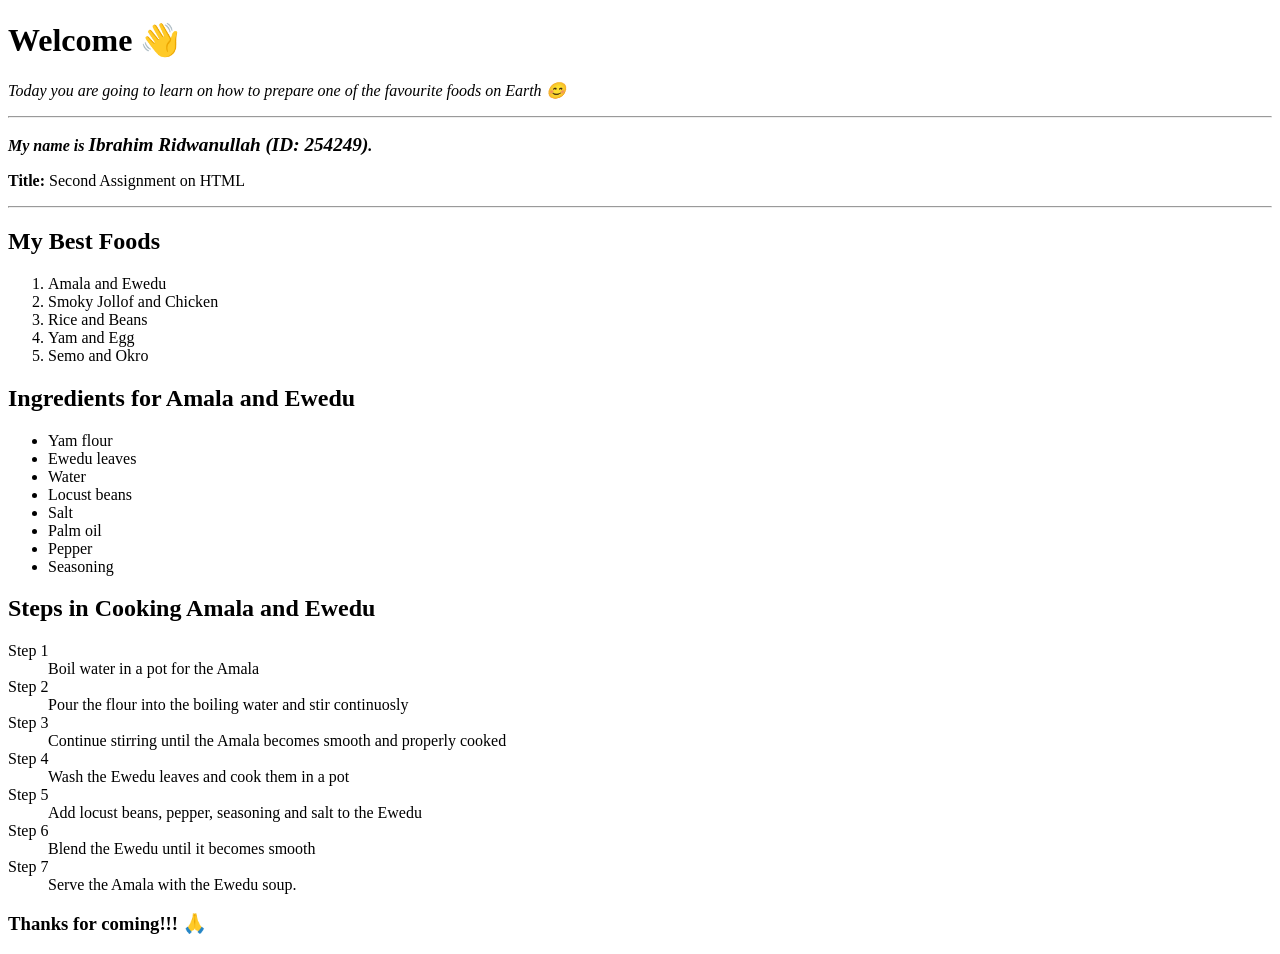
<file: food-list.html>
<!DOCTYPE html>
<html lang="en">
<head>
    <meta charset="UTF-8">
    <meta http-equiv="X-UA-Compatible" content="IE=edge">
    <meta name="viewport" content="width=device-width, initial-scale=1.0">
    <title>HTML LIST</title>
</head>
<body>
    <h1>Welcome 👋</h1>
    <p><em>Today you are going to learn on how to prepare one of the favourite foods on Earth 😊</em></p>

    <hr>
    <p><strong><em>My name is <big>Ibrahim Ridwanullah (ID: 254249)</big>.</em></strong></p>
    <p><strong>Title: </strong> Second Assignment on HTML</p>
    <hr>

    <h2>My Best Foods</h2>
    <ol>
        <li>Amala and Ewedu</li>
        <li>Smoky Jollof and Chicken</li>
        <li>Rice and Beans</li>
        <li>Yam and Egg</li>
        <li>Semo and Okro</li>
    </ol>

    <h2>Ingredients for Amala and Ewedu</h2>
    <ul>
        <li>Yam flour</li>
        <li>Ewedu leaves</li>
        <li>Water</li>
        <li>Locust beans</li>
        <li>Salt</li>
        <li>Palm oil</li>
        <li>Pepper</li>
        <li>Seasoning</li>
    </ul>

    <h2>Steps in Cooking Amala and Ewedu</h2>
    <dl>
        <dt>Step 1</dt>
        <dd>Boil water in a pot for the Amala</dd>

        <dt>Step 2</dt>
        <dd>Pour the flour into the boiling water and stir continuosly</dd>

        <dt>Step 3</dt>
        <dd>Continue stirring until the Amala becomes smooth and properly cooked</dd>
        
        <dt>Step 4</dt>
        <dd>Wash the Ewedu leaves and cook them in a pot</dd>

        <dt>Step 5</dt>
        <dd>Add locust beans, pepper, seasoning and salt to the Ewedu</dd>

        <dt>Step 6</dt>
        <dd>Blend the Ewedu until it becomes smooth</dd>

        <dt>Step 7</dt>
        <dd>Serve the Amala with the Ewedu soup.</dd>
    </dl>

    <h3>Thanks for coming!!! 🙏</h3>
</body>
</html>
</file>
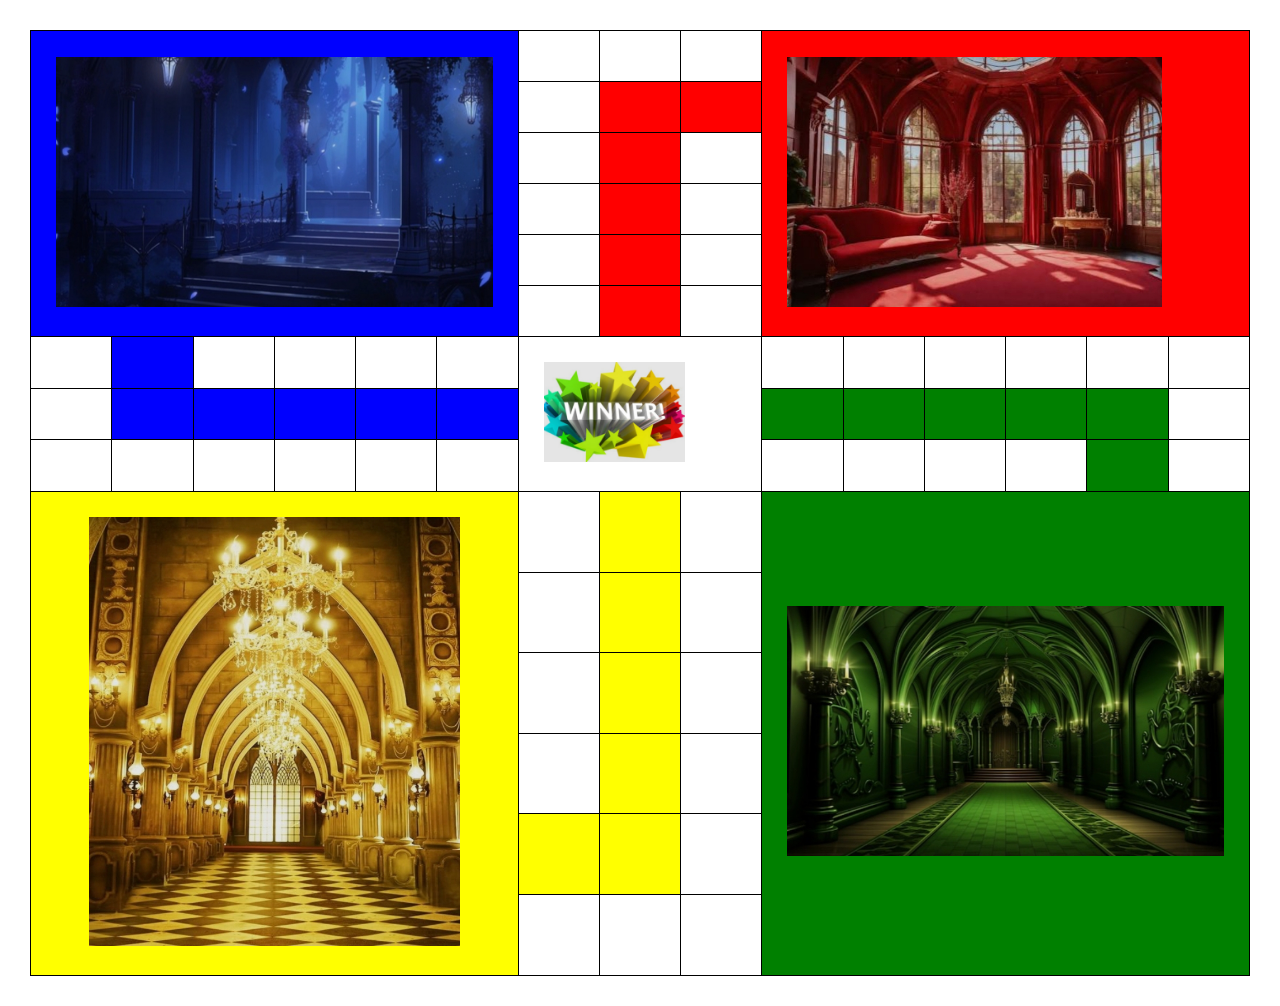
<file: ludo.html>
<!DOCTYPE html>
<html lang="en">
<head>
    <meta charset="UTF-8">
    <meta name="viewport" content="width=device-width, initial-scale=1.0">
    <title>Ludo Game</title>
</head>
<body style="margin: 30px;">
    <!-- Ludo board contain 15by15 grid -->
    <table border="1" bordercolor="black" cellpadding="25" style="table-layout: fixed; width: 100%; border-collapse: collapse;">
        <tr>
            <td colspan="6" rowspan="6" bgcolor="blue" style="height: 200px;">
                <img src="./media/blue house.jpg" style="max-width: 100%; height: 250px;">
            </td>
            <td></td>
            <td></td>
            <td></td>
            <td colspan="6" rowspan="6" bgcolor="red">
                <img src="./media/red house.jpg" style="max-width: 100%; height: 250px;">
            </td>
        </tr>
        <tr>
            <td></td>
            <td bgcolor="red"></td>
            <td bgcolor="red"></td>
        </tr>
        <tr>
            <td></td>
            <td bgcolor="red"></td>
            <td></td>
        </tr>
        <tr>
            <td></td>
            <td bgcolor="red"></td>
            <td></td>
        </tr>
        <tr>
            <td></td>
            <td bgcolor="red"></td>
            <td></td>
        </tr>
        <tr>
            <td></td>
            <td bgcolor="red"></td>
            <td></td>
        </tr>
        <tr>
            <td></td>
            <td bgcolor="blue"></td>
            <td></td>
            <td></td>
            <td></td>
            <td></td>
            <td colspan="3" rowspan="3">
                <img src="/media/final ludo.jpg" style="max-width: 100%; height: 100px;">
            </td>
            <td></td>
            <td></td>
            <td></td>
            <td></td>
            <td></td>
            <td></td>
        </tr>
        <tr>
        
            <td></td>
            <td bgcolor="blue"></td>
            <td bgcolor="blue"></td>
            <td bgcolor="blue"></td>
            <td bgcolor="blue"></td>
            <td bgcolor="blue"></td>
            <td bgcolor="green"></td>
            <td bgcolor="green"></td>
            <td bgcolor="green"></td>
            <td bgcolor="green"></td>
            <td bgcolor="green"></td>
            <td></td>
        </tr>
        <tr>
        
            <td></td>
            <td></td>
            <td></td>
            <td></td>
            <td></td>
            <td></td>
            <td></td>
            <td></td>
            <td></td>
            <td></td>
            <td bgcolor="green"></td>
            <td></td>
        </tr> 
        <tr>
            <td colspan="6" rowspan="6" bgcolor="yellow" style="text-align: center;">
                <img src="/media/yellow house.jpg" style="max-width: 85%; max-height: 80%;">
            </td>
            <td></td>
            <td bgcolor="yellow"></td>
            <td></td>
            <td colspan="6" rowspan="6" bgcolor="green">
                <img src="/media/green house.jpg" style="max-width: 100%; height: 250px;">
            </td>
        </tr>
        <tr>
            <td></td>
            <td bgcolor="yellow"></td>
            <td></td>
        </tr>
        <tr>
            <td></td>
            <td bgcolor="yellow"></td>
            <td></td>
        </tr>
        <tr>
            <td></td>
            <td bgcolor="yellow"></td>
            <td></td>
        </tr>
        <tr>
            <td bgcolor="yellow"></td>
            <td bgcolor="yellow"></td>
            <td></td>
        </tr>
        <tr>
            <td></td>
            <td></td>
            <td></td>
        </tr>               
    </table>
    
</body>
</html>
</file>
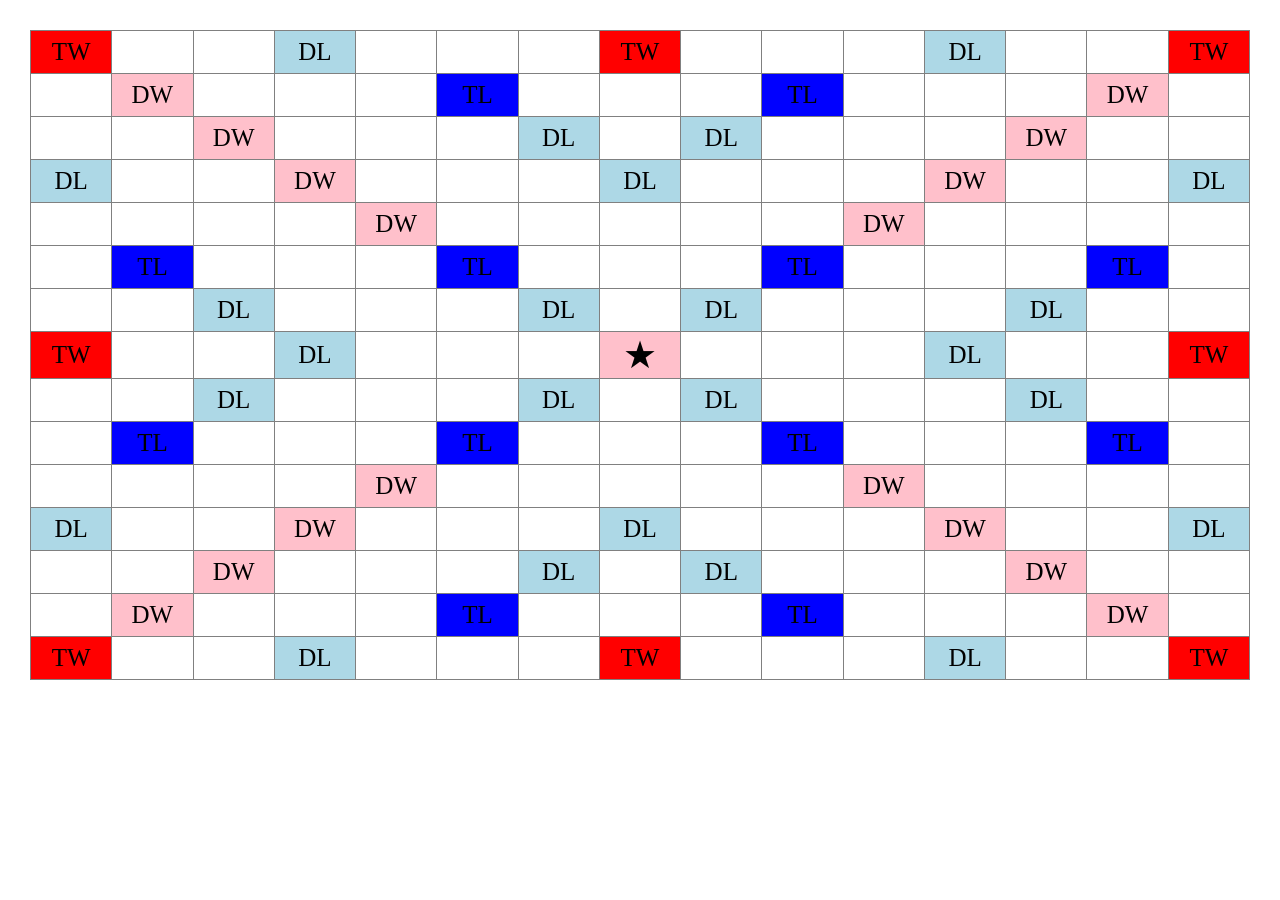
<file: scrabble.html>
<!DOCTYPE html>
<html lang="en">
<head>
    <meta charset="UTF-8">
    <meta name="viewport" content="width=device-width, initial-scale=1.0">
    <title>Scrabble Board</title>
</head>
<body style="margin: 30px;">
    <!-- Scrabble Board -->
    <table border="1" style="table-layout: fixed; width: 100%; border-collapse: collapse;">
        <tr>
            <td style="height: 40px; text-align: center; font-size: 25px;" bgcolor="red">TW</td>
            <td style="height: 40px; text-align: center; font-size: 25px;"></td>
            <td style="height: 40px; text-align: center; font-size: 25px;"></td>
            <td style="height: 40px; text-align: center; font-size: 25px;" bgcolor="lightblue">DL</td>
            <td style="height: 40px; text-align: center; font-size: 25px;"></td>
            <td style="height: 40px; text-align: center; font-size: 25px;"></td>
            <td style="height: 40px; text-align: center; font-size: 25px;"></td>
            <td style="height: 40px; text-align: center; font-size: 25px;" bgcolor="red">TW</td>
            <td style="height: 40px; text-align: center; font-size: 25px;"></td>
            <td style="height: 40px; text-align: center; font-size: 25px;"></td>
            <td style="height: 40px; text-align: center; font-size: 25px;"></td>
            <td style="height: 40px; text-align: center; font-size: 25px;" bgcolor="lightblue">DL</td>
            <td style="height: 40px; text-align: center; font-size: 25px;"></td>
            <td style="height: 40px; text-align: center; font-size: 25px;"></td>
            <td style="height: 40px; text-align: center; font-size: 25px;" bgcolor="red">TW</td>
        </tr>
        <tr>
            <td style="height: 40px; text-align: center; font-size: 25px;"></td>
            <td style="height: 40px; text-align: center; font-size: 25px;" bgcolor="pink">DW</td>
            <td style="height: 40px; text-align: center; font-size: 25px;"></td>
            <td style="height: 40px; text-align: center; font-size: 25px;"></td>
            <td style="height: 40px; text-align: center; font-size: 25px;"></td>
            <td style="height: 40px; text-align: center; font-size: 25px;" bgcolor="blue">TL</td>
            <td style="height: 40px; text-align: center; font-size: 25px;"></td>
            <td style="height: 40px; text-align: center; font-size: 25px;"></td>
            <td style="height: 40px; text-align: center; font-size: 25px;"></td>
            <td style="height: 40px; text-align: center; font-size: 25px;" bgcolor="blue">TL</td>
            <td style="height: 40px; text-align: center; font-size: 25px;"></td>
            <td style="height: 40px; text-align: center; font-size: 25px;"></td>
            <td style="height: 40px; text-align: center; font-size: 25px;"></td>
            <td style="height: 40px; text-align: center; font-size: 25px;" bgcolor="pink">DW</td>
            <td style="height: 40px; text-align: center; font-size: 25px;"></td>
        </tr>
        <tr>
            <td style="height: 40px; text-align: center; font-size: 25px;"></td>
            <td style="height: 40px; text-align: center; font-size: 25px;"></td>
            <td style="height: 40px; text-align: center; font-size: 25px;" bgcolor="pink">DW</td>
            <td style="height: 40px; text-align: center; font-size: 25px;"></td>
            <td style="height: 40px; text-align: center; font-size: 25px;"></td>
            <td style="height: 40px; text-align: center; font-size: 25px;"></td>
            <td style="height: 40px; text-align: center; font-size: 25px;" bgcolor="lightblue">DL</td>
            <td style="height: 40px; text-align: center; font-size: 25px;"></td>
            <td style="height: 40px; text-align: center; font-size: 25px;" bgcolor="lightblue">DL</td>
            <td style="height: 40px; text-align: center; font-size: 25px;"></td>
            <td style="height: 40px; text-align: center; font-size: 25px;"></td>
            <td style="height: 40px; text-align: center; font-size: 25px;"></td>
            <td style="height: 40px; text-align: center; font-size: 25px;" bgcolor="pink">DW</td>
            <td style="height: 40px; text-align: center; font-size: 25px;"></td>
            <td style="height: 40px; text-align: center; font-size: 25px;"></td>
        </tr>
        <tr>
            <td style="height: 40px; text-align: center; font-size: 25px;" bgcolor="lightblue">DL</td>
            <td style="height: 40px; text-align: center; font-size: 25px;"></td>
            <td style="height: 40px; text-align: center; font-size: 25px;"></td>
            <td style="height: 40px; text-align: center; font-size: 25px;" bgcolor="pink">DW</td>
            <td style="height: 40px; text-align: center; font-size: 25px;"></td>
            <td style="height: 40px; text-align: center; font-size: 25px;"></td>
            <td style="height: 40px; text-align: center; font-size: 25px;"></td>
            <td style="height: 40px; text-align: center; font-size: 25px;" bgcolor="lightblue">DL</td>
            <td style="height: 40px; text-align: center; font-size: 25px;"></td>
            <td style="height: 40px; text-align: center; font-size: 25px;"></td>
            <td style="height: 40px; text-align: center; font-size: 25px;"></td>
            <td style="height: 40px; text-align: center; font-size: 25px;" bgcolor="pink">DW</td>
            <td style="height: 40px; text-align: center; font-size: 25px;"></td>
            <td style="height: 40px; text-align: center; font-size: 25px;"></td>
            <td style="height: 40px; text-align: center; font-size: 25px;" bgcolor="lightblue">DL</td>
        </tr>
        <tr>
            <td style="height: 40px; text-align: center; font-size: 25px;"></td>
            <td style="height: 40px; text-align: center; font-size: 25px;"></td>
            <td style="height: 40px; text-align: center; font-size: 25px;"></td>
            <td style="height: 40px; text-align: center; font-size: 25px;"></td>
            <td style="height: 40px; text-align: center; font-size: 25px;" bgcolor="pink">DW</td>
            <td style="height: 40px; text-align: center; font-size: 25px;"></td>
            <td style="height: 40px; text-align: center; font-size: 25px;"></td>
            <td style="height: 40px; text-align: center; font-size: 25px;"></td>
            <td style="height: 40px; text-align: center; font-size: 25px;"></td>
            <td style="height: 40px; text-align: center; font-size: 25px;"></td>
            <td style="height: 40px; text-align: center; font-size: 25px;" bgcolor="pink">DW</td>
            <td style="height: 40px; text-align: center; font-size: 25px;"></td>
            <td style="height: 40px; text-align: center; font-size: 25px;"></td>
            <td style="height: 40px; text-align: center; font-size: 25px;"></td>
            <td style="height: 40px; text-align: center; font-size: 25px;"></td>
        </tr>
        <tr>
            <td style="height: 40px; text-align: center; font-size: 25px;"></td>
            <td style="height: 40px; text-align: center; font-size: 25px;" bgcolor="blue">TL</td>
            <td style="height: 40px; text-align: center; font-size: 25px;"></td>
            <td style="height: 40px; text-align: center; font-size: 25px;"></td>
            <td style="height: 40px; text-align: center; font-size: 25px;"></td>
            <td style="height: 40px; text-align: center; font-size: 25px;" bgcolor="blue">TL</td>
            <td style="height: 40px; text-align: center; font-size: 25px;"></td>
            <td style="height: 40px; text-align: center; font-size: 25px;"></td>
            <td style="height: 40px; text-align: center; font-size: 25px;"></td>
            <td style="height: 40px; text-align: center; font-size: 25px;" bgcolor="blue">TL</td>
            <td style="height: 40px; text-align: center; font-size: 25px;"></td>
            <td style="height: 40px; text-align: center; font-size: 25px;"></td>
            <td style="height: 40px; text-align: center; font-size: 25px;"></td>
            <td style="height: 40px; text-align: center; font-size: 25px;" bgcolor="blue">TL</td>
            <td style="height: 40px; text-align: center; font-size: 25px;"></td>
        </tr>
        <tr>
            <td style="height: 40px; text-align: center; font-size: 25px;"></td>
            <td style="height: 40px; text-align: center; font-size: 25px;"></td>
            <td style="height: 40px; text-align: center; font-size: 25px;" bgcolor="lightblue">DL</td>
            <td style="height: 40px; text-align: center; font-size: 25px;"></td>
            <td style="height: 40px; text-align: center; font-size: 25px;"></td>
            <td style="height: 40px; text-align: center; font-size: 25px;"></td>
            <td style="height: 40px; text-align: center; font-size: 25px;" bgcolor="lightblue">DL</td>
            <td style="height: 40px; text-align: center; font-size: 25px;"></td>
            <td style="height: 40px; text-align: center; font-size: 25px;" bgcolor="lightblue">DL</td>
            <td style="height: 40px; text-align: center; font-size: 25px;"></td>
            <td style="height: 40px; text-align: center; font-size: 25px;"></td>
            <td style="height: 40px; text-align: center; font-size: 25px;"></td>
            <td style="height: 40px; text-align: center; font-size: 25px;" bgcolor="lightblue">DL</td>
            <td style="height: 40px; text-align: center; font-size: 25px;"></td>
            <td style="height: 40px; text-align: center; font-size: 25px;"></td>
        </tr>
        <tr>
            <td style="height: 40px; text-align: center; font-size: 25px;" bgcolor="red">TW</td>
            <td style="height: 40px; text-align: center; font-size: 25px;"></td>
            <td style="height: 40px; text-align: center; font-size: 25px;"></td>
            <td style="height: 40px; text-align: center; font-size: 25px;" bgcolor="lightblue">DL</td>
            <td style="height: 40px; text-align: center; font-size: 25px;"></td>
            <td style="height: 40px; text-align: center; font-size: 25px;"></td>
            <td style="height: 40px; text-align: center; font-size: 25px;"></td>
            <td style="height: 40px; text-align: center; font-size: 38px;" bgcolor="pink">★</td>
            <td style="height: 40px; text-align: center; font-size: 25px;"></td>
            <td style="height: 40px; text-align: center; font-size: 25px;"></td>
            <td style="height: 40px; text-align: center; font-size: 25px;"></td>
            <td style="height: 40px; text-align: center; font-size: 25px;" bgcolor="lightblue">DL</td>
            <td style="height: 40px; text-align: center; font-size: 25px;"></td>
            <td style="height: 40px; text-align: center; font-size: 25px;"></td>
            <td style="height: 40px; text-align: center; font-size: 25px;" bgcolor="red">TW</td>
        </tr>
        <tr>
            <td style="height: 40px; text-align: center; font-size: 25px;"></td>
            <td style="height: 40px; text-align: center; font-size: 25px;"></td>
            <td style="height: 40px; text-align: center; font-size: 25px;" bgcolor="lightblue">DL</td>
            <td style="height: 40px; text-align: center; font-size: 25px;"></td>
            <td style="height: 40px; text-align: center; font-size: 25px;"></td>
            <td style="height: 40px; text-align: center; font-size: 25px;"></td>
            <td style="height: 40px; text-align: center; font-size: 25px;" bgcolor="lightblue">DL</td>
            <td style="height: 40px; text-align: center; font-size: 25px;"></td>
            <td style="height: 40px; text-align: center; font-size: 25px;" bgcolor="lightblue">DL</td>
            <td style="height: 40px; text-align: center; font-size: 25px;"></td>
            <td style="height: 40px; text-align: center; font-size: 25px;"></td>
            <td style="height: 40px; text-align: center; font-size: 25px;"></td>
            <td style="height: 40px; text-align: center; font-size: 25px;" bgcolor="lightblue">DL</td>
            <td style="height: 40px; text-align: center; font-size: 25px;"></td>
            <td style="height: 40px; text-align: center; font-size: 25px;"></td>
        </tr>
        <tr>
            <td style="height: 40px; text-align: center; font-size: 25px;"></td>
            <td style="height: 40px; text-align: center; font-size: 25px;" bgcolor="blue">TL</td>
            <td style="height: 40px; text-align: center; font-size: 25px;"></td>
            <td style="height: 40px; text-align: center; font-size: 25px;"></td>
            <td style="height: 40px; text-align: center; font-size: 25px;"></td>
            <td style="height: 40px; text-align: center; font-size: 25px;" bgcolor="blue">TL</td>
            <td style="height: 40px; text-align: center; font-size: 25px;"></td>
            <td style="height: 40px; text-align: center; font-size: 25px;"></td>
            <td style="height: 40px; text-align: center; font-size: 25px;"></td>
            <td style="height: 40px; text-align: center; font-size: 25px;" bgcolor="blue">TL</td>
            <td style="height: 40px; text-align: center; font-size: 25px;"></td>
            <td style="height: 40px; text-align: center; font-size: 25px;"></td>
            <td style="height: 40px; text-align: center; font-size: 25px;"></td>
            <td style="height: 40px; text-align: center; font-size: 25px;" bgcolor="blue">TL</td>
            <td style="height: 40px; text-align: center; font-size: 25px;"></td>
        </tr>
        <tr>
            <td style="height: 40px; text-align: center; font-size: 25px;"></td>
            <td style="height: 40px; text-align: center; font-size: 25px;"></td>
            <td style="height: 40px; text-align: center; font-size: 25px;"></td>
            <td style="height: 40px; text-align: center; font-size: 25px;"></td>
            <td style="height: 40px; text-align: center; font-size: 25px;" bgcolor="pink">DW</td>
            <td style="height: 40px; text-align: center; font-size: 25px;"></td>
            <td style="height: 40px; text-align: center; font-size: 25px;"></td>
            <td style="height: 40px; text-align: center; font-size: 25px;"></td>
            <td style="height: 40px; text-align: center; font-size: 25px;"></td>
            <td style="height: 40px; text-align: center; font-size: 25px;"></td>
            <td style="height: 40px; text-align: center; font-size: 25px;" bgcolor="pink">DW</td>
            <td style="height: 40px; text-align: center; font-size: 25px;"></td>
            <td style="height: 40px; text-align: center; font-size: 25px;"></td>
            <td style="height: 40px; text-align: center; font-size: 25px;"></td>
            <td style="height: 40px; text-align: center; font-size: 25px;"></td>
        </tr>
        <tr>
            <td style="height: 40px; text-align: center; font-size: 25px;" bgcolor="lightblue">DL</td>
            <td style="height: 40px; text-align: center; font-size: 25px;"></td>
            <td style="height: 40px; text-align: center; font-size: 25px;"></td>
            <td style="height: 40px; text-align: center; font-size: 25px;" bgcolor="pink">DW</td>
            <td style="height: 40px; text-align: center; font-size: 25px;"></td>
            <td style="height: 40px; text-align: center; font-size: 25px;"></td>
            <td style="height: 40px; text-align: center; font-size: 25px;"></td>
            <td style="height: 40px; text-align: center; font-size: 25px;" bgcolor="lightblue">DL</td>
            <td style="height: 40px; text-align: center; font-size: 25px;"></td>
            <td style="height: 40px; text-align: center; font-size: 25px;"></td>
            <td style="height: 40px; text-align: center; font-size: 25px;"></td>
            <td style="height: 40px; text-align: center; font-size: 25px;" bgcolor="pink">DW</td>
            <td style="height: 40px; text-align: center; font-size: 25px;"></td>
            <td style="height: 40px; text-align: center; font-size: 25px;"></td>
            <td style="height: 40px; text-align: center; font-size: 25px;" bgcolor="lightblue">DL</td>
        </tr>
        <tr>
            <td style="height: 40px; text-align: center; font-size: 25px;"></td>
            <td style="height: 40px; text-align: center; font-size: 25px;"></td>
            <td style="height: 40px; text-align: center; font-size: 25px;" bgcolor="pink">DW</td>
            <td style="height: 40px; text-align: center; font-size: 25px;"></td>
            <td style="height: 40px; text-align: center; font-size: 25px;"></td>
            <td style="height: 40px; text-align: center; font-size: 25px;"></td>
            <td style="height: 40px; text-align: center; font-size: 25px;" bgcolor="lightblue">DL</td>
            <td style="height: 40px; text-align: center; font-size: 25px;"></td>
            <td style="height: 40px; text-align: center; font-size: 25px;" bgcolor="lightblue">DL</td>
            <td style="height: 40px; text-align: center; font-size: 25px;"></td>
            <td style="height: 40px; text-align: center; font-size: 25px;"></td>
            <td style="height: 40px; text-align: center; font-size: 25px;"></td>
            <td style="height: 40px; text-align: center; font-size: 25px;" bgcolor="pink">DW</td>
            <td style="height: 40px; text-align: center; font-size: 25px;"></td>
            <td style="height: 40px; text-align: center; font-size: 25px;"></td>
        </tr>
        <tr>
            <td style="height: 40px; text-align: center; font-size: 25px;"></td>
            <td style="height: 40px; text-align: center; font-size: 25px;" bgcolor="pink">DW</td>
            <td style="height: 40px; text-align: center; font-size: 25px;"></td>
            <td style="height: 40px; text-align: center; font-size: 25px;"></td>
            <td style="height: 40px; text-align: center; font-size: 25px;"></td>
            <td style="height: 40px; text-align: center; font-size: 25px;" bgcolor="blue">TL</td>
            <td style="height: 40px; text-align: center; font-size: 25px;"></td>
            <td style="height: 40px; text-align: center; font-size: 25px;"></td>
            <td style="height: 40px; text-align: center; font-size: 25px;"></td>
            <td style="height: 40px; text-align: center; font-size: 25px;" bgcolor="blue">TL</td>
            <td style="height: 40px; text-align: center; font-size: 25px;"></td>
            <td style="height: 40px; text-align: center; font-size: 25px;"></td>
            <td style="height: 40px; text-align: center; font-size: 25px;"></td>
            <td style="height: 40px; text-align: center; font-size: 25px;" bgcolor="pink">DW</td>
            <td style="height: 40px; text-align: center; font-size: 25px;"></td>
        </tr>
        <tr>
            <td style="height: 40px; text-align: center; font-size: 25px;" bgcolor="red">TW</td>
            <td style="height: 40px; text-align: center; font-size: 25px;"></td>
            <td style="height: 40px; text-align: center; font-size: 25px;"></td>
            <td style="height: 40px; text-align: center; font-size: 25px;" bgcolor="lightblue">DL</td>
            <td style="height: 40px; text-align: center; font-size: 25px;"></td>
            <td style="height: 40px; text-align: center; font-size: 25px;"></td>
            <td style="height: 40px; text-align: center; font-size: 25px;"></td>
            <td style="height: 40px; text-align: center; font-size: 25px;" bgcolor="red">TW</td>
            <td style="height: 40px; text-align: center; font-size: 25px;"></td>
            <td style="height: 40px; text-align: center; font-size: 25px;"></td>
            <td style="height: 40px; text-align: center; font-size: 25px;"></td>
            <td style="height: 40px; text-align: center; font-size: 25px;" bgcolor="lightblue">DL</td>
            <td style="height: 40px; text-align: center; font-size: 25px;"></td>
            <td style="height: 40px; text-align: center; font-size: 25px;"></td>
            <td style="height: 40px; text-align: center; font-size: 25px;" bgcolor="red">TW</td>
        </tr>
    </table>
</body>
</html>
</file>
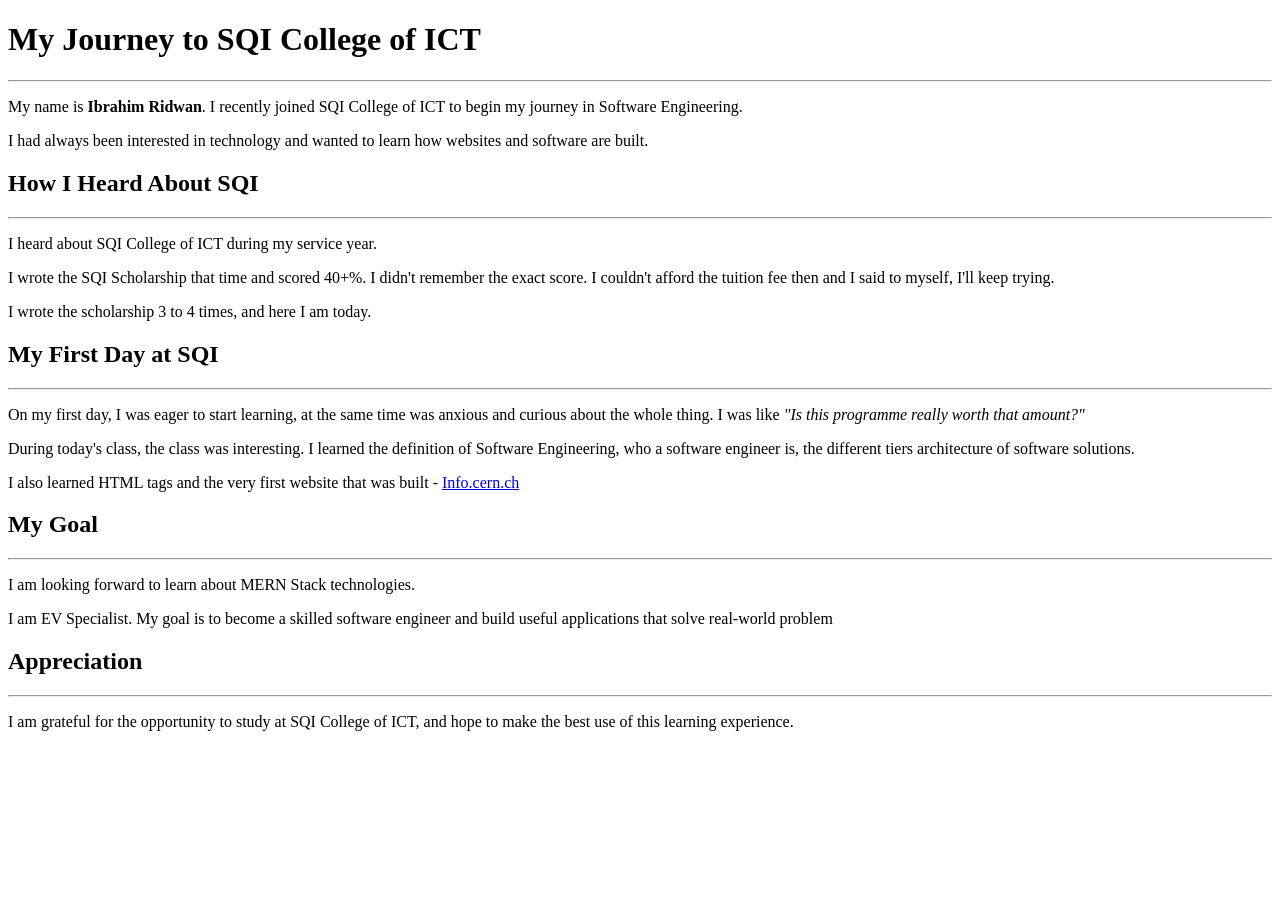
<file: story.html>
<!DOCTYPE html>
<html lang="en">
<head>
    <meta charset="UTF-8">
    <meta name="viewport" content="width=device-width, initial-scale=1.0">
    <title>My SQI Story</title>
</head>
<body>
    <h1>My Journey to SQI College of ICT</h1>
    <hr>
    <p>My name is <strong>Ibrahim Ridwan</strong>. I recently joined SQI College of ICT to begin my journey in Software Engineering.</p>
    <p>I had always been interested in technology and wanted to learn how websites and software are built.</p>

    <h2>How I Heard About SQI</h2><hr>
    <p>I heard about SQI College of ICT during my service year.</p>
    <p>I wrote the SQI Scholarship that time and scored 40+%. I didn't remember the exact score. I couldn't afford the tuition fee then and I said to myself, I'll keep trying.</p>
    <p>I wrote the scholarship 3 to 4 times, and here I am today.</p>
    
    <h2>My First Day at SQI</h2>
    <hr>
    <p>On my first day, I was eager to start learning, at the same time was anxious and curious about the whole thing. I was like <em>"Is this programme really worth that amount?"</em></p>
    <p>During today's class, the class was interesting. I learned the definition of Software Engineering, who a software engineer is, the different tiers architecture of software solutions.</p>
    <p>I also learned HTML tags and the very first website that was built - <a href="Info.cern.ch">Info.cern.ch</a></p>

    <h2>My Goal</h2><hr>
    <p>I am looking forward to learn about MERN Stack technologies.</p>
    <p>I am EV Specialist. My goal is to become a skilled software engineer and build useful applications that solve real-world problem</p>

    <h2>Appreciation</h2> <hr>
    <p>I am grateful for the opportunity to study at SQI College of ICT, and hope to make the best use of this learning experience.</p>
</body>
</html>
</file>
<file: css/news-archive/style.css>
body {
    box-shadow: 0.8px 0px 2px gray;
    color: #777376;
    font-family: "Poppins", Arial, Helvetica, sans-serif;
    margin: 50px 250px;
    padding: 20px;
}

h1 {
    color: #333333;
    font-size: 35px;
    font-weight: 900;
    margin: 0;
}

h2 {
    margin: 30px 0 10px 0;
    font-weight: 600;
}

h1 + p {
    font-size: 12px;
}

p {
    line-height: 25px;
    margin-top: 0;
}

li {
    line-height: 35px;
    padding: 0 5px 3px;
}

a {
    text-decoration: none;
}

.post-image {
    height: auto;
    margin-top: 30px;
    width: 100%;
}

.memo-image {
    height: 600px;
    width: 450px;
    margin-bottom: 20px;
}

.drop-cap::first-letter {
    initial-letter: 2;
}
</file>
